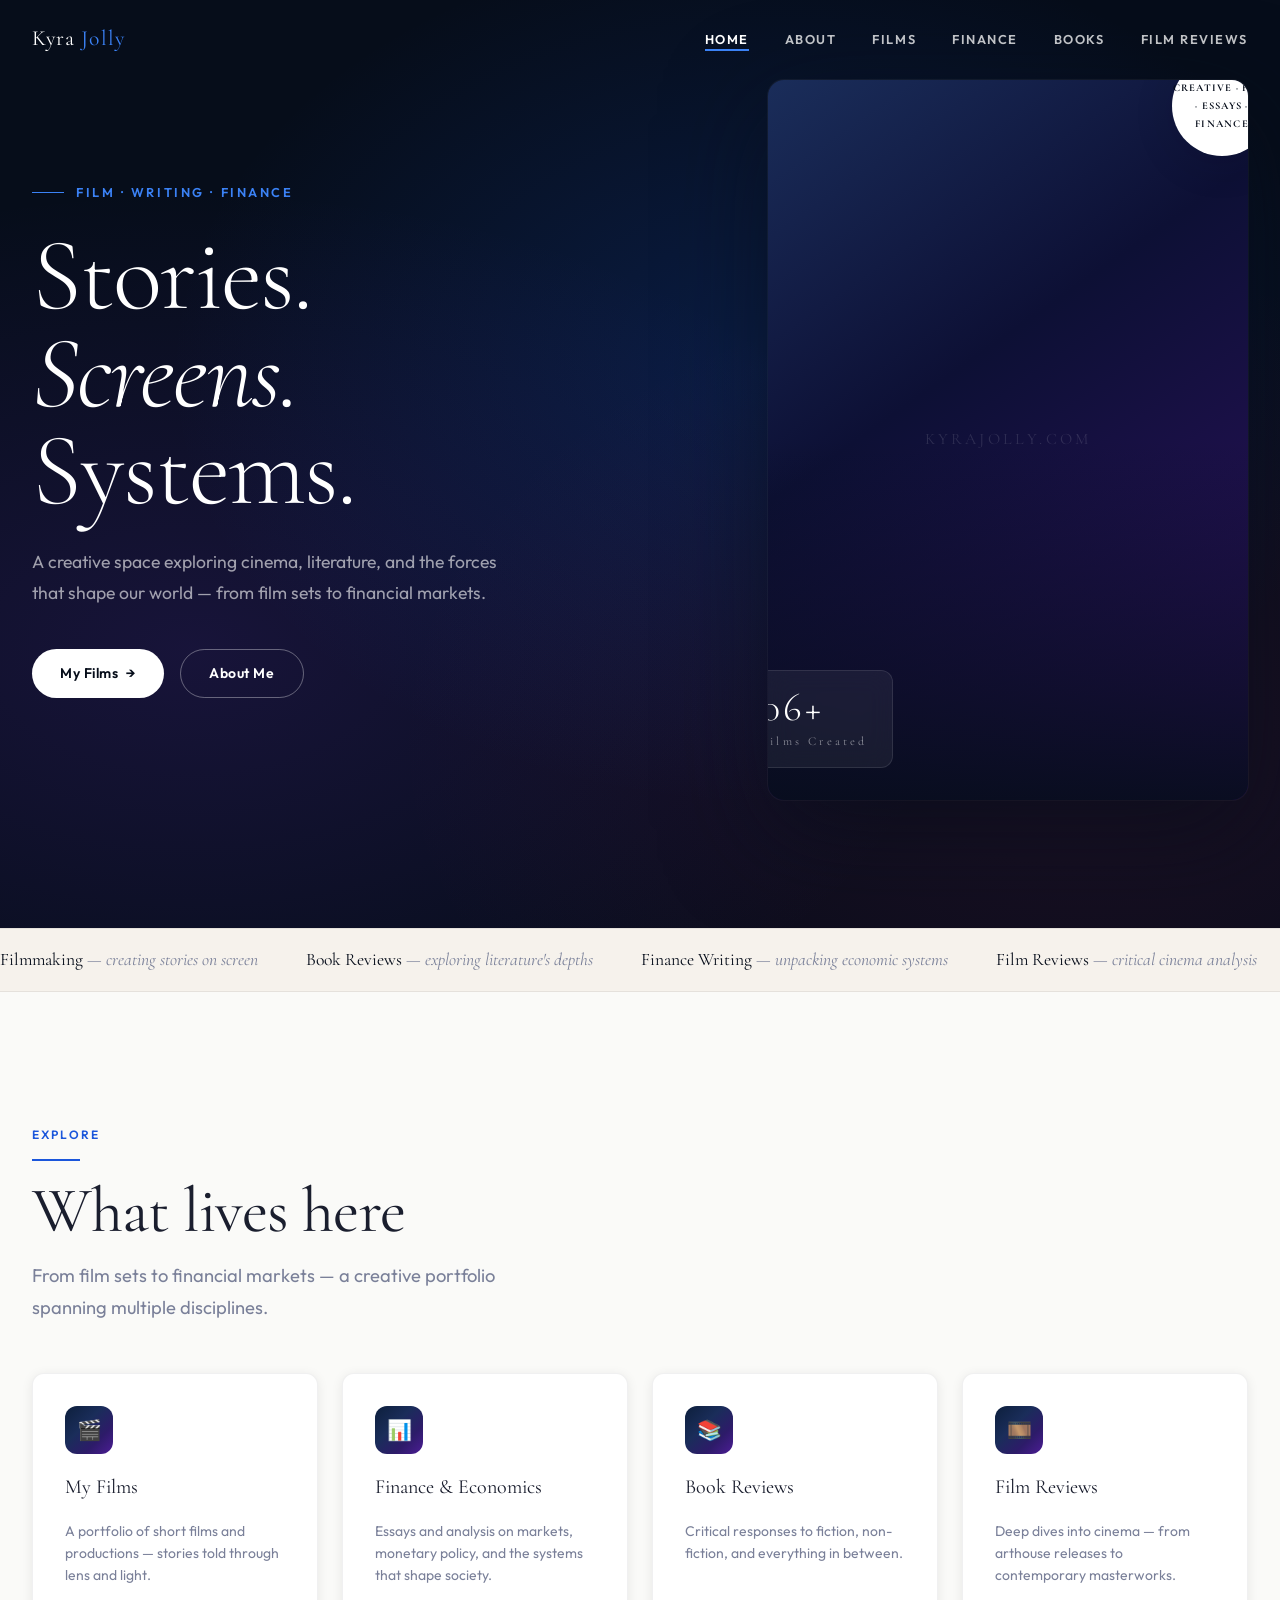
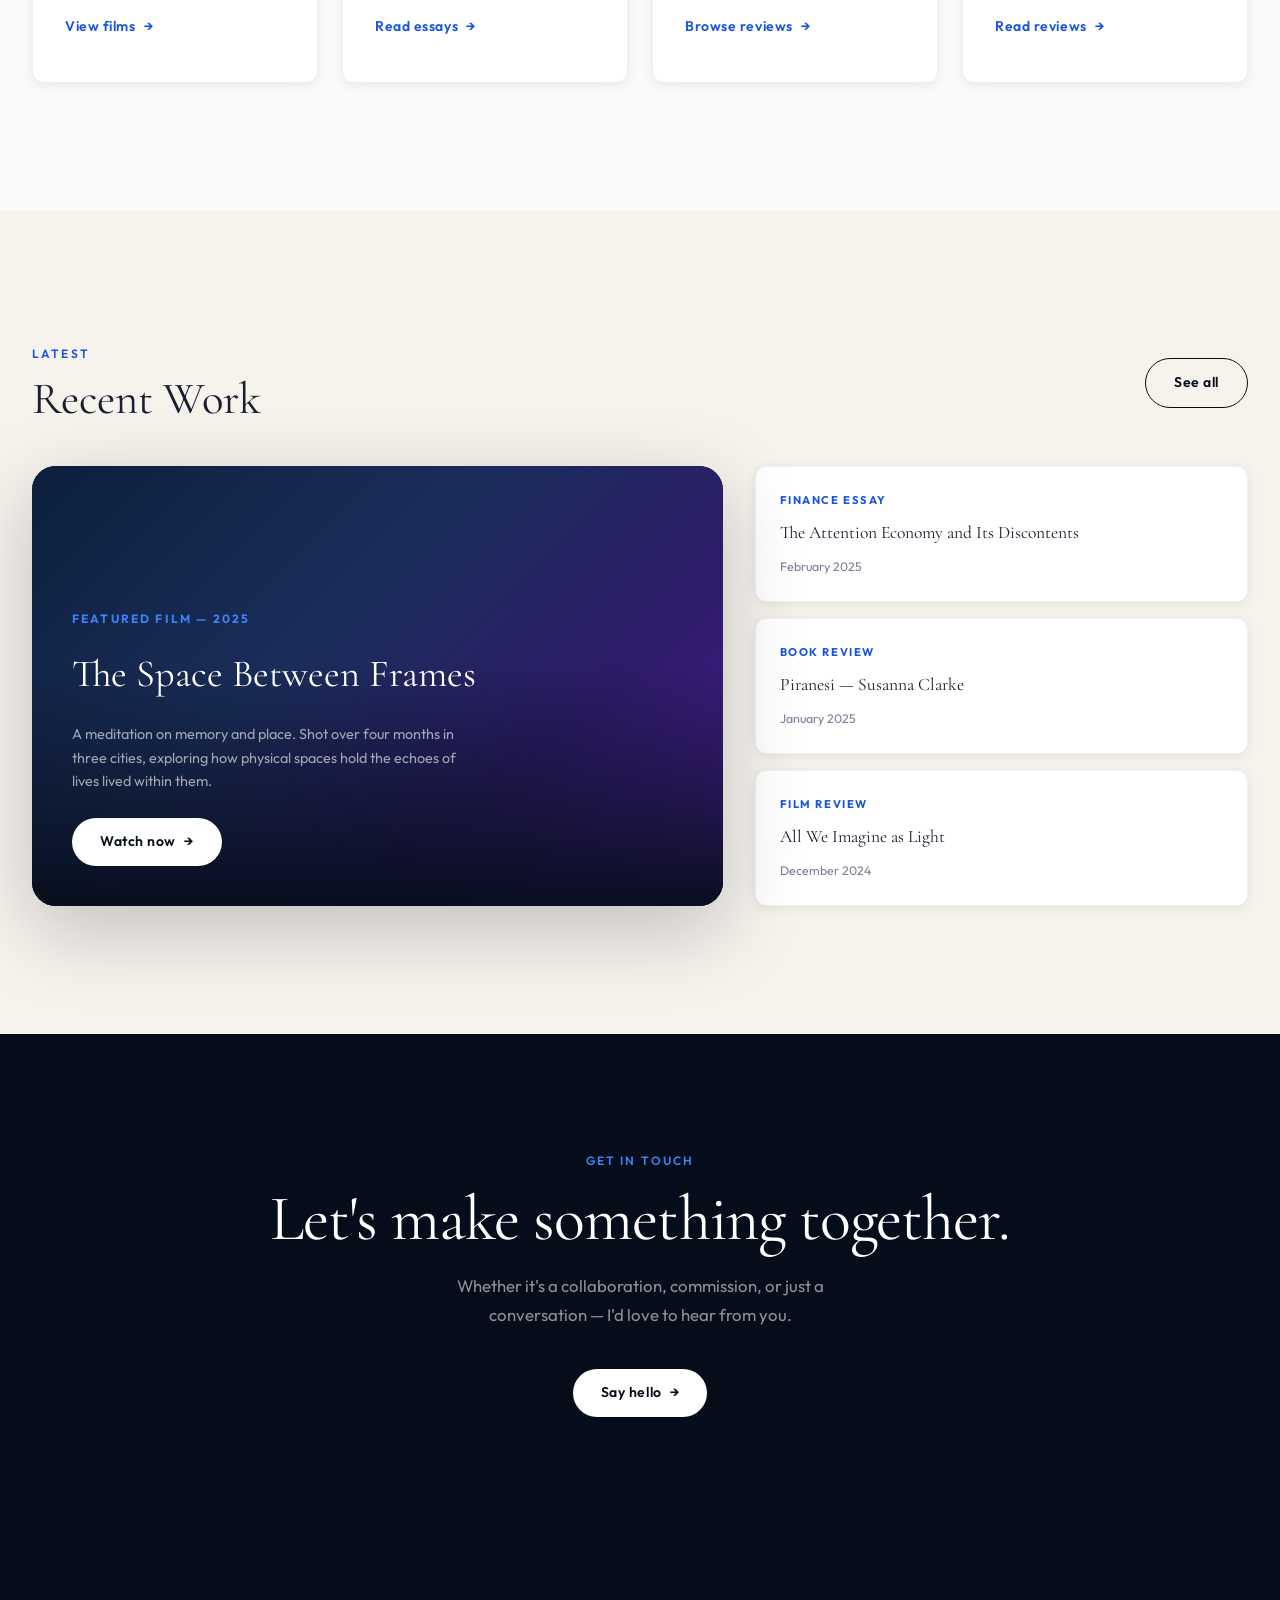
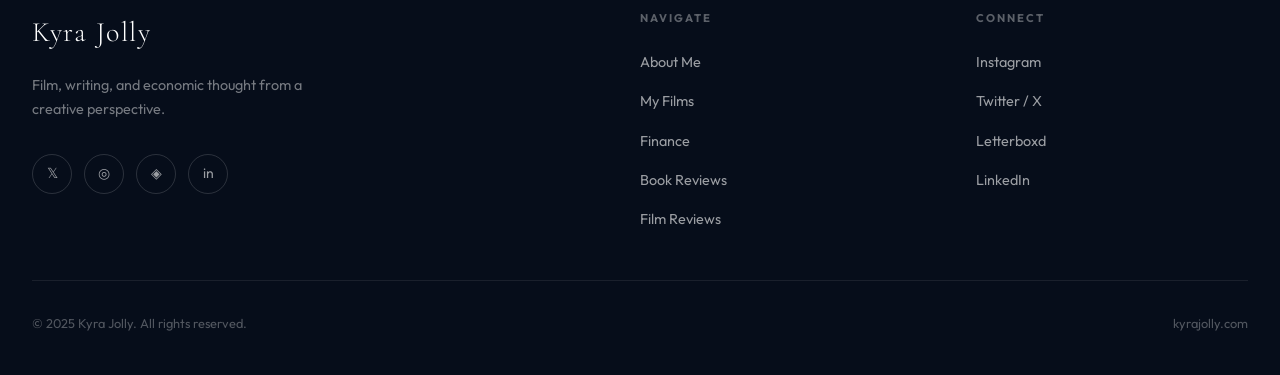
<file: index.html>
<!DOCTYPE html>
<html lang="en">
<head>
  <meta charset="UTF-8" />
  <meta name="viewport" content="width=device-width, initial-scale=1.0" />
  <title>Kyra Jolly — Film, Writing & Finance</title>
  <meta name="description" content="A personal creative portfolio showcasing films, writing, reviews, and finance & economics writing." />
  <link rel="preconnect" href="https://fonts.googleapis.com" />
  <link rel="preconnect" href="https://fonts.gstatic.com" crossorigin />
  <link href="https://fonts.googleapis.com/css2?family=Cormorant+Garamond:ital,wght@0,300;0,400;0,500;1,300;1,400&family=Outfit:wght@300;400;600;700&display=swap" rel="stylesheet" />
  <link rel="stylesheet" href="css/style.css" />
  <style>
    /* ── Home-specific overrides ── */
    .home-hero { padding-bottom: var(--space-xl); }

    .featured-row {
      display: grid;
      grid-template-columns: 1.4fr 1fr;
      gap: 2rem;
      align-items: stretch;
    }

    .featured-main {
      background: var(--navy);
      border-radius: var(--radius-lg);
      overflow: hidden;
      position: relative;
      min-height: 420px;
      display: flex;
      align-items: flex-end;
      padding: 2.5rem;
      box-shadow: var(--shadow-lg);
    }

    .featured-main__bg {
      position: absolute;
      inset: 0;
      background: var(--grad-film);
    }

    .featured-main__overlay {
      position: absolute;
      inset: 0;
      background: linear-gradient(to top, rgba(6,13,26,0.95) 0%, transparent 55%);
    }

    .featured-main__content { position: relative; z-index: 1; color: white; }
    .featured-main__label { color: var(--blue-light); font-size: 0.75rem; font-weight: 700; letter-spacing: 0.18em; text-transform: uppercase; margin-bottom: 0.75rem; display: block; }
    .featured-main__title { font-family: var(--font-display); font-size: clamp(1.8rem, 3vw, 2.5rem); font-weight: 400; margin-bottom: 1rem; }
    .featured-main__excerpt { color: rgba(255,255,255,0.6); font-size: 0.9rem; margin-bottom: 1.5rem; max-width: 400px; line-height: 1.65; }

    .featured-stack {
      display: flex;
      flex-direction: column;
      gap: 1rem;
    }

    .featured-mini {
      background: white;
      border-radius: var(--radius-md);
      padding: 1.5rem;
      box-shadow: var(--shadow-sm);
      border: 1px solid rgba(6,13,26,0.05);
      flex: 1;
      display: flex;
      flex-direction: column;
      justify-content: space-between;
      transition: var(--transition);
    }

    .featured-mini:hover {
      transform: translateX(4px);
      box-shadow: var(--shadow-md);
    }

    .featured-mini__cat { font-size: 0.7rem; font-weight: 700; letter-spacing: 0.14em; text-transform: uppercase; color: var(--blue); margin-bottom: 0.5rem; }
    .featured-mini__title { font-family: var(--font-display); font-size: 1.1rem; margin-bottom: 0.5rem; }
    .featured-mini__date { font-size: 0.775rem; color: var(--muted); }

    .marquee-wrap { overflow: hidden; border-top: 1px solid rgba(6,13,26,0.07); border-bottom: 1px solid rgba(6,13,26,0.07); padding: 1rem 0; background: var(--cream); }
    .marquee { display: flex; gap: 3rem; white-space: nowrap; animation: marquee 28s linear infinite; }
    .marquee span { font-family: var(--font-display); font-size: 1.1rem; color: var(--muted); font-style: italic; }
    .marquee span em { font-style: normal; color: var(--navy); }
    @keyframes marquee { from { transform: translateX(0); } to { transform: translateX(-50%); } }

    @media (max-width: 768px) {
      .featured-row { grid-template-columns: 1fr; }
    }
  </style>
</head>
<body>

  <!-- ═══ Navigation ═════════════════════════════════════════ -->
  <nav class="nav">
    <div class="container">
      <div class="nav__inner">
        <a href="index.html" class="nav__logo">Kyra <span>Jolly</span></a>
        <ul class="nav__links">
          <li><a href="index.html">Home</a></li>
          <li><a href="about.html">About</a></li>
          <li><a href="films.html">Films</a></li>
          <li><a href="finance.html">Finance</a></li>
          <li><a href="book-reviews.html">Books</a></li>
          <li><a href="film-reviews.html">Film Reviews</a></li>
        </ul>
        <button class="nav__hamburger" aria-label="Toggle menu">
          <span></span><span></span><span></span>
        </button>
      </div>
    </div>
  </nav>

  <!-- Mobile Nav Overlay -->
  <div class="nav__mobile">
    <a href="index.html">Home</a>
    <a href="about.html">About</a>
    <a href="films.html">Films</a>
    <a href="finance.html">Finance</a>
    <a href="book-reviews.html">Books</a>
    <a href="film-reviews.html">Film Reviews</a>
  </div>

  <!-- ═══ Hero ═══════════════════════════════════════════════ -->
  <section class="home-hero">
    <div class="home-hero__bg"></div>
    <div class="container">
      <div class="home-hero__grid">
        <!-- Text -->
        <div>
          <p class="home-hero__tagline fade-in">Film · Writing · Finance</p>
          <h1 class="display-1 fade-in fade-in-delay-1">
            Stories.<br/>
            <em style="font-style:italic; font-weight:300;">Screens.</em><br/>
            Systems.
          </h1>
          <p class="home-hero__intro fade-in fade-in-delay-2">
            A creative space exploring cinema, literature, and the forces that shape our world — from film sets to financial markets.
          </p>
          <div class="home-hero__actions fade-in fade-in-delay-3">
            <a href="films.html" class="btn btn--white">
              My Films <span class="arrow">→</span>
            </a>
            <a href="about.html" class="btn btn--outline" style="border-color:rgba(255,255,255,0.35); color:white;">
              About Me
            </a>
          </div>
        </div>

        <!-- Visual -->
        <div class="home-hero__visual fade-in fade-in-delay-2">
          <div class="hero-film-frame">
            <span>KYRAJOLLY.COM</span>
            <div class="hero-badge">Creative · Film · Essays · Finance</div>
            <div class="hero-stat">
              <div class="hero-stat__num">06+</div>
              <div class="hero-stat__label">Films Created</div>
            </div>
          </div>
        </div>
      </div>
    </div>
  </section>

  <!-- ═══ Marquee ════════════════════════════════════════════ -->
  <div class="marquee-wrap">
    <div class="marquee">
      <span><em>Filmmaking</em> &mdash; creating stories on screen</span>
      <span><em>Book Reviews</em> &mdash; exploring literature's depths</span>
      <span><em>Finance Writing</em> &mdash; unpacking economic systems</span>
      <span><em>Film Reviews</em> &mdash; critical cinema analysis</span>
      <span><em>Filmmaking</em> &mdash; creating stories on screen</span>
      <span><em>Book Reviews</em> &mdash; exploring literature's depths</span>
      <span><em>Finance Writing</em> &mdash; unpacking economic systems</span>
      <span><em>Film Reviews</em> &mdash; critical cinema analysis</span>
    </div>
  </div>

  <!-- ═══ Explore ════════════════════════════════════════════ -->
  <section class="section">
    <div class="container">
      <div style="margin-bottom: 3rem;" class="fade-in">
        <span class="label">Explore</span>
        <div class="section-rule" style="margin-top:0.75rem;"></div>
        <h2 class="display-2" style="margin-top:0.75rem;">What lives here</h2>
        <p class="body-lg muted" style="max-width:520px; margin-top:1rem;">From film sets to financial markets — a creative portfolio spanning multiple disciplines.</p>
      </div>

      <div class="explore-grid">
        <a href="films.html" class="explore-card fade-in">
          <div class="explore-card__icon">🎬</div>
          <div class="explore-card__title">My Films</div>
          <div class="explore-card__desc">A portfolio of short films and productions — stories told through lens and light.</div>
          <span class="btn btn--ghost body-sm">View films <span class="arrow">→</span></span>
        </a>
        <a href="finance.html" class="explore-card fade-in fade-in-delay-1">
          <div class="explore-card__icon">📊</div>
          <div class="explore-card__title">Finance & Economics</div>
          <div class="explore-card__desc">Essays and analysis on markets, monetary policy, and the systems that shape society.</div>
          <span class="btn btn--ghost body-sm">Read essays <span class="arrow">→</span></span>
        </a>
        <a href="book-reviews.html" class="explore-card fade-in fade-in-delay-2">
          <div class="explore-card__icon">📚</div>
          <div class="explore-card__title">Book Reviews</div>
          <div class="explore-card__desc">Critical responses to fiction, non-fiction, and everything in between.</div>
          <span class="btn btn--ghost body-sm">Browse reviews <span class="arrow">→</span></span>
        </a>
        <a href="film-reviews.html" class="explore-card fade-in fade-in-delay-3">
          <div class="explore-card__icon">🎞️</div>
          <div class="explore-card__title">Film Reviews</div>
          <div class="explore-card__desc">Deep dives into cinema — from arthouse releases to contemporary masterworks.</div>
          <span class="btn btn--ghost body-sm">Read reviews <span class="arrow">→</span></span>
        </a>
      </div>
    </div>
  </section>

  <!-- ═══ Featured Content ═══════════════════════════════════ -->
  <section class="section section--cream">
    <div class="container">
      <div style="margin-bottom: 2.5rem;" class="flex-between">
        <div class="fade-in">
          <span class="label">Latest</span>
          <h2 class="display-3" style="margin-top:0.5rem;">Recent Work</h2>
        </div>
        <a href="films.html" class="btn btn--outline fade-in" style="flex-shrink:0;">See all</a>
      </div>

      <div class="featured-row fade-in">
        <!-- Main Featured -->
        <article class="featured-main">
          <div class="featured-main__bg"></div>
          <div class="featured-main__overlay"></div>
          <div class="featured-main__content">
            <span class="featured-main__label">Featured Film — 2025</span>
            <h3 class="featured-main__title">The Space Between Frames</h3>
            <p class="featured-main__excerpt">A meditation on memory and place. Shot over four months in three cities, exploring how physical spaces hold the echoes of lives lived within them.</p>
            <a href="films.html" class="btn btn--white">Watch now <span class="arrow">→</span></a>
          </div>
        </article>

        <!-- Stack of smaller cards -->
        <div class="featured-stack">
          <article class="featured-mini">
            <div>
              <div class="featured-mini__cat">Finance Essay</div>
              <div class="featured-mini__title">The Attention Economy and Its Discontents</div>
            </div>
            <div class="featured-mini__date">February 2025</div>
          </article>
          <article class="featured-mini">
            <div>
              <div class="featured-mini__cat">Book Review</div>
              <div class="featured-mini__title">Piranesi — Susanna Clarke</div>
            </div>
            <div class="featured-mini__date">January 2025</div>
          </article>
          <article class="featured-mini">
            <div>
              <div class="featured-mini__cat">Film Review</div>
              <div class="featured-mini__title">All We Imagine as Light</div>
            </div>
            <div class="featured-mini__date">December 2024</div>
          </article>
        </div>
      </div>
    </div>
  </section>

  <!-- ═══ CTA ════════════════════════════════════════════════ -->
  <section class="section section--dark" style="text-align:center; padding:7rem 0;">
    <div class="container--narrow">
      <span class="label" style="color:var(--blue-light);" class="fade-in">Get in touch</span>
      <h2 class="display-2" style="color:white; margin-top:0.75rem; margin-bottom:1.25rem;" class="fade-in">
        Let's make something together.
      </h2>
      <p style="color:rgba(255,255,255,0.55); max-width:440px; margin:0 auto 2.5rem; font-size:1.05rem; line-height:1.7;" class="fade-in">
        Whether it's a collaboration, commission, or just a conversation — I'd love to hear from you.
      </p>
      <a href="about.html" class="btn btn--white fade-in">Say hello <span class="arrow">→</span></a>
    </div>
  </section>

  <!-- ═══ Footer ═════════════════════════════════════════════ -->
  <footer class="footer">
    <div class="container">
      <div class="footer__top">
        <div>
          <div class="footer__logo">Kyra Jolly</div>
          <p class="footer__tagline">Film, writing, and economic thought from a creative perspective.</p>
          <div class="footer__social">
            <a href="#" class="social-link" aria-label="Twitter">𝕏</a>
            <a href="#" class="social-link" aria-label="Instagram">◎</a>
            <a href="#" class="social-link" aria-label="Letterboxd">◈</a>
            <a href="#" class="social-link" aria-label="LinkedIn">in</a>
          </div>
        </div>
        <div>
          <div class="footer__nav-title">Navigate</div>
          <ul class="footer__nav-links">
            <li><a href="about.html">About Me</a></li>
            <li><a href="films.html">My Films</a></li>
            <li><a href="finance.html">Finance</a></li>
            <li><a href="book-reviews.html">Book Reviews</a></li>
            <li><a href="film-reviews.html">Film Reviews</a></li>
          </ul>
        </div>
        <div>
          <div class="footer__nav-title">Connect</div>
          <ul class="footer__nav-links">
            <li><a href="#">Instagram</a></li>
            <li><a href="#">Twitter / X</a></li>
            <li><a href="#">Letterboxd</a></li>
            <li><a href="#">LinkedIn</a></li>
          </ul>
        </div>
      </div>
      <div class="footer__bottom">
        <span>© 2025 Kyra Jolly. All rights reserved.</span>
        <span>kyrajolly.com</span>
      </div>
    </div>
  </footer>

  <script src="js/main.js"></script>
</body>
</html>
</file>
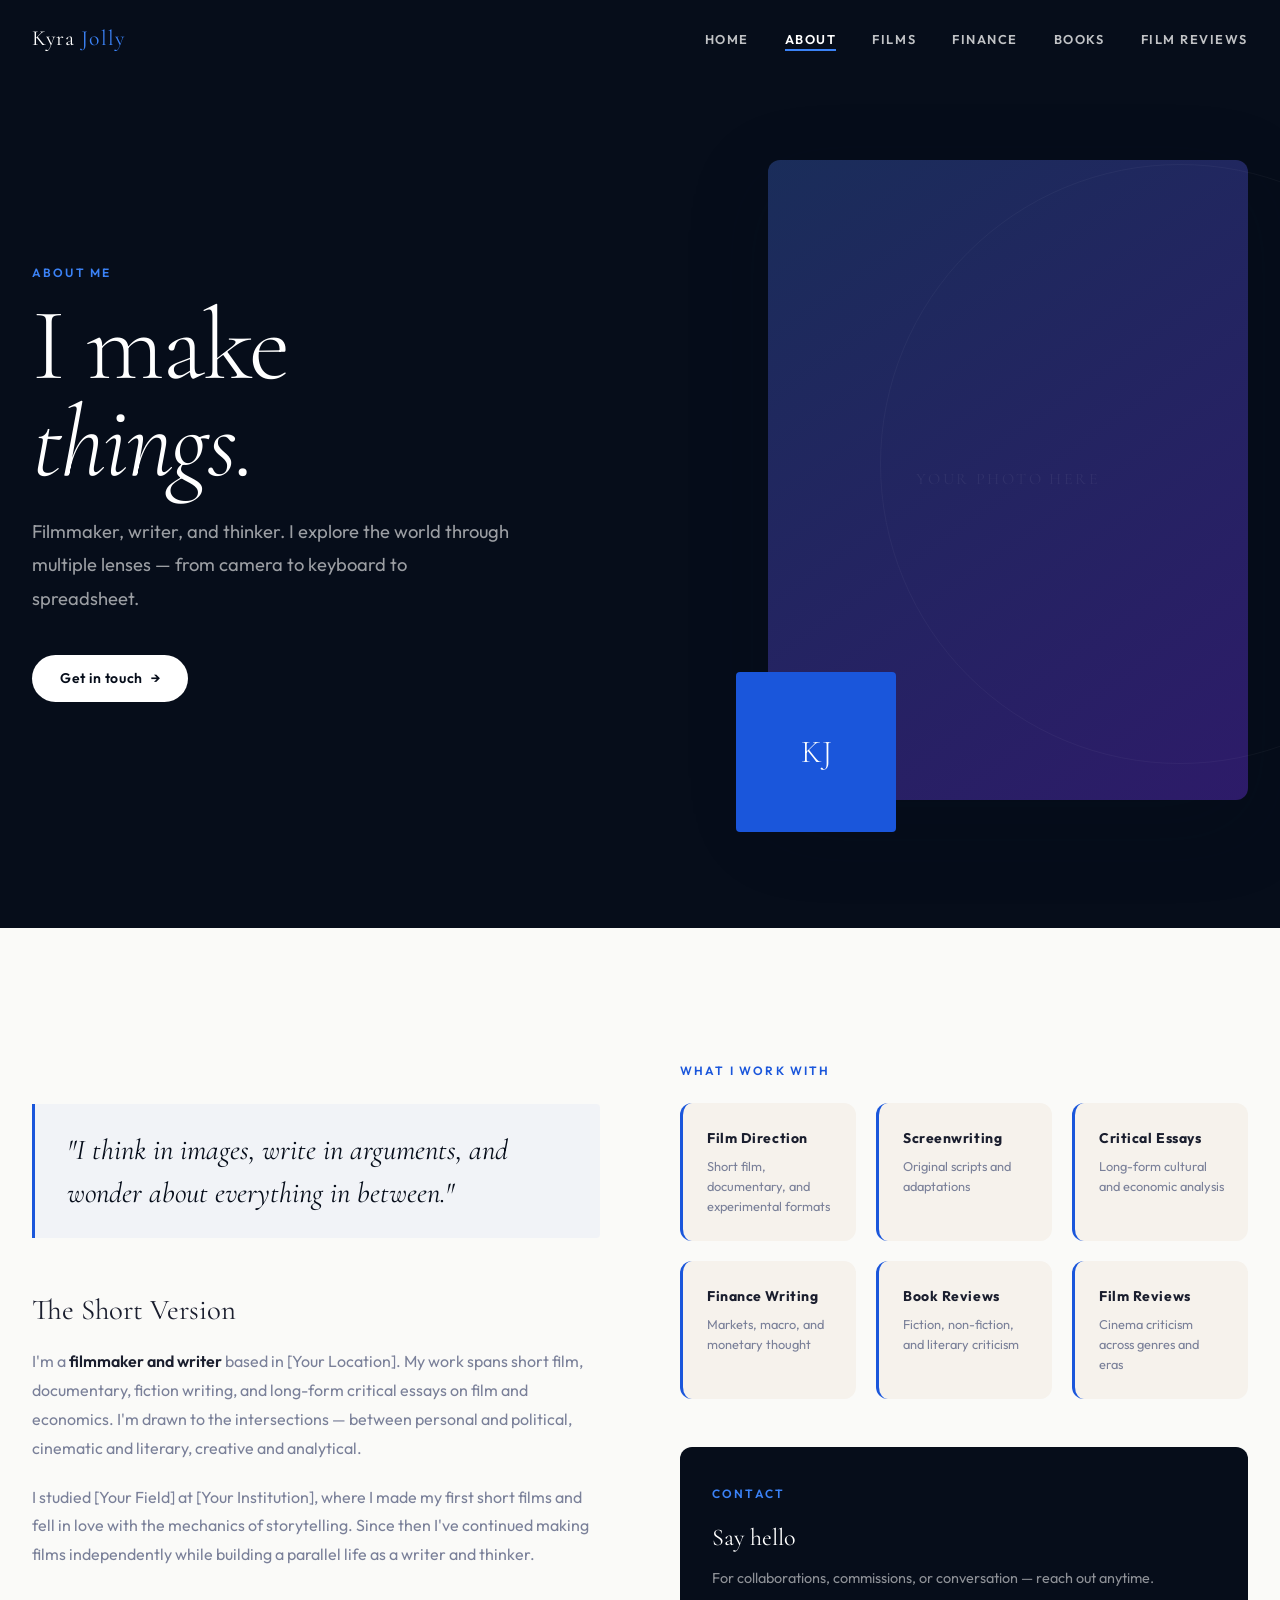
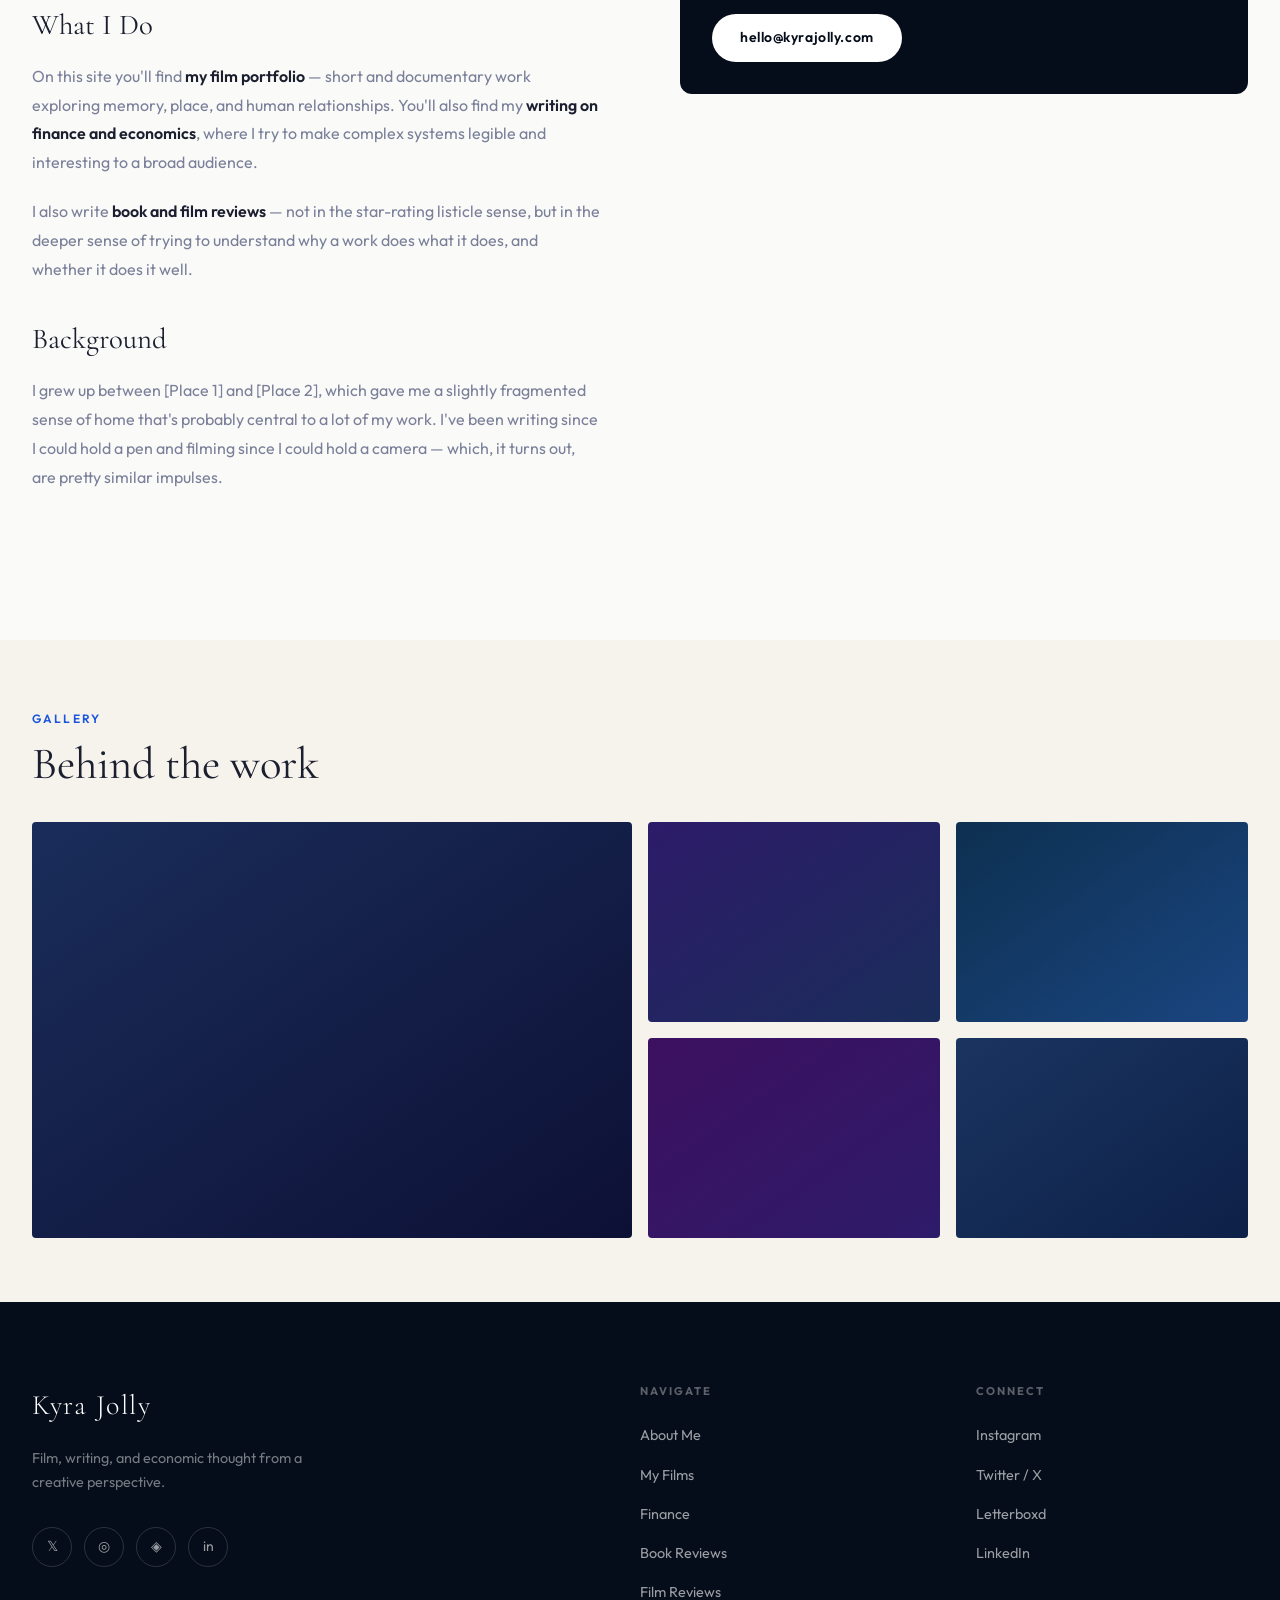
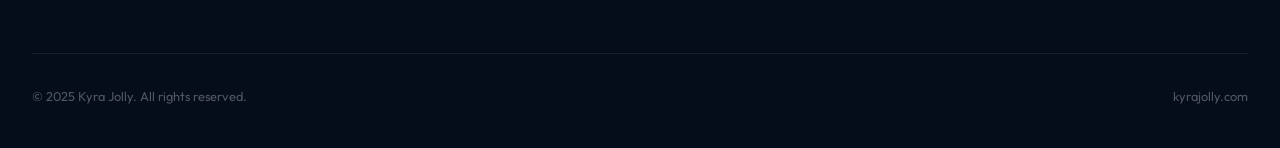
<file: about.html>
<!DOCTYPE html>
<html lang="en">
<head>
  <meta charset="UTF-8" />
  <meta name="viewport" content="width=device-width, initial-scale=1.0" />
  <title>About Me — Kyra Jolly</title>
  <meta name="description" content="Learn about Kyra Jolly — filmmaker, writer, and finance enthusiast." />
  <link rel="preconnect" href="https://fonts.googleapis.com" />
  <link rel="preconnect" href="https://fonts.gstatic.com" crossorigin />
  <link href="https://fonts.googleapis.com/css2?family=Cormorant+Garamond:ital,wght@0,300;0,400;0,500;1,300;1,400&family=Outfit:wght@300;400;600;700&display=swap" rel="stylesheet" />
  <link rel="stylesheet" href="css/style.css" />
  <style>
    .about-text h2 { font-family: var(--font-display); font-size: clamp(1.3rem, 2.5vw, 1.8rem); font-weight: 400; margin: 2rem 0 0.75rem; }
    .about-text p { color: var(--muted); line-height: 1.8; margin-bottom: 1.25rem; }
    .about-text p strong { color: var(--text); font-weight: 600; }

    .skills-grid {
      display: grid;
      grid-template-columns: repeat(3, 1fr);
      gap: 1.25rem;
      margin-top: 2.5rem;
    }

    .skill-card {
      padding: 1.5rem;
      background: var(--cream);
      border-radius: var(--radius-md);
      border-left: 3px solid var(--blue);
    }

    .skill-card__name { font-weight: 700; font-size: 0.875rem; margin-bottom: 0.4rem; letter-spacing: 0.04em; }
    .skill-card__desc { font-size: 0.8rem; color: var(--muted); line-height: 1.55; }

    .quote-block {
      border-left: 3px solid var(--blue);
      padding: 1.5rem 2rem;
      margin: 3rem 0;
      background: rgba(26,86,219,0.04);
      border-radius: 0 var(--radius-sm) var(--radius-sm) 0;
    }

    .quote-block blockquote {
      font-family: var(--font-display);
      font-size: clamp(1.3rem, 2.5vw, 1.8rem);
      font-weight: 400;
      font-style: italic;
      color: var(--navy);
      line-height: 1.5;
    }

    @media (max-width: 768px) {
      .skills-grid { grid-template-columns: repeat(2, 1fr); }
    }

    @media (max-width: 480px) {
      .skills-grid { grid-template-columns: 1fr; }
    }
  </style>
</head>
<body>

  <!-- ═══ Navigation ═════════════════════════════════════════ -->
  <nav class="nav">
    <div class="container">
      <div class="nav__inner">
        <a href="index.html" class="nav__logo">Kyra <span>Jolly</span></a>
        <ul class="nav__links">
          <li><a href="index.html">Home</a></li>
          <li><a href="about.html">About</a></li>
          <li><a href="films.html">Films</a></li>
          <li><a href="finance.html">Finance</a></li>
          <li><a href="book-reviews.html">Books</a></li>
          <li><a href="film-reviews.html">Film Reviews</a></li>
        </ul>
        <button class="nav__hamburger" aria-label="Toggle menu">
          <span></span><span></span><span></span>
        </button>
      </div>
    </div>
  </nav>

  <div class="nav__mobile">
    <a href="index.html">Home</a>
    <a href="about.html">About</a>
    <a href="films.html">Films</a>
    <a href="finance.html">Finance</a>
    <a href="book-reviews.html">Books</a>
    <a href="film-reviews.html">Film Reviews</a>
  </div>

  <!-- ═══ About Hero ══════════════════════════════════════════ -->
  <section class="about-hero">
    <div class="container">
      <div class="about-grid">

        <!-- Left: Text -->
        <div class="about-text" style="color:white;">
          <span class="label" style="color:var(--blue-light);" class="fade-in">About Me</span>
          <h1 class="display-1 fade-in fade-in-delay-1" style="color:white; margin-top:0.75rem;">
            I make<br/>
            <em style="font-style:italic; font-weight:300;">things.</em>
          </h1>
          <p class="body-lg fade-in fade-in-delay-2" style="color:rgba(255,255,255,0.6); max-width:480px; margin-top:1.5rem;">
            Filmmaker, writer, and thinker. I explore the world through multiple lenses — from camera to keyboard to spreadsheet.
          </p>
          <div style="margin-top:2.5rem;" class="fade-in fade-in-delay-3">
            <a href="#contact" class="btn btn--white">Get in touch <span class="arrow">→</span></a>
          </div>
        </div>

        <!-- Right: Image block -->
        <div class="about-img-block fade-in fade-in-delay-2">
          <div class="about-img-main">
            <!-- Replace src with your photo: <img src="assets/images/profile.jpg" alt="Kyra Jolly"> -->
            <span style="font-size:1rem; letter-spacing:0.15em; opacity:0.3;">YOUR PHOTO HERE</span>
          </div>
          <div class="about-img-accent">KJ</div>
        </div>

      </div>
    </div>
  </section>

  <!-- ═══ Main Bio ════════════════════════════════════════════ -->
  <section class="section">
    <div class="container">
      <div class="grid-2" style="gap:5rem; align-items:start;">

        <!-- Bio Text -->
        <div class="about-text fade-in">
          <div class="quote-block">
            <blockquote>"I think in images, write in arguments, and wonder about everything in between."</blockquote>
          </div>

          <h2>The Short Version</h2>
          <p>
            I'm a <strong>filmmaker and writer</strong> based in [Your Location]. My work spans short film, documentary, fiction writing, and long-form critical essays on film and economics. I'm drawn to the intersections — between personal and political, cinematic and literary, creative and analytical.
          </p>
          <p>
            I studied [Your Field] at [Your Institution], where I made my first short films and fell in love with the mechanics of storytelling. Since then I've continued making films independently while building a parallel life as a writer and thinker.
          </p>

          <h2>What I Do</h2>
          <p>
            On this site you'll find <strong>my film portfolio</strong> — short and documentary work exploring memory, place, and human relationships. You'll also find my <strong>writing on finance and economics</strong>, where I try to make complex systems legible and interesting to a broad audience.
          </p>
          <p>
            I also write <strong>book and film reviews</strong> — not in the star-rating listicle sense, but in the deeper sense of trying to understand why a work does what it does, and whether it does it well.
          </p>

          <h2>Background</h2>
          <p>
            I grew up between [Place 1] and [Place 2], which gave me a slightly fragmented sense of home that's probably central to a lot of my work. I've been writing since I could hold a pen and filming since I could hold a camera — which, it turns out, are pretty similar impulses.
          </p>
        </div>

        <!-- Skills + Contact -->
        <div>
          <div class="fade-in fade-in-delay-1">
            <span class="label">What I work with</span>
            <div class="skills-grid" style="margin-top:1.25rem;">
              <div class="skill-card">
                <div class="skill-card__name">Film Direction</div>
                <div class="skill-card__desc">Short film, documentary, and experimental formats</div>
              </div>
              <div class="skill-card">
                <div class="skill-card__name">Screenwriting</div>
                <div class="skill-card__desc">Original scripts and adaptations</div>
              </div>
              <div class="skill-card">
                <div class="skill-card__name">Critical Essays</div>
                <div class="skill-card__desc">Long-form cultural and economic analysis</div>
              </div>
              <div class="skill-card">
                <div class="skill-card__name">Finance Writing</div>
                <div class="skill-card__desc">Markets, macro, and monetary thought</div>
              </div>
              <div class="skill-card">
                <div class="skill-card__name">Book Reviews</div>
                <div class="skill-card__desc">Fiction, non-fiction, and literary criticism</div>
              </div>
              <div class="skill-card">
                <div class="skill-card__name">Film Reviews</div>
                <div class="skill-card__desc">Cinema criticism across genres and eras</div>
              </div>
            </div>
          </div>

          <!-- Contact block -->
          <div id="contact" style="margin-top:3rem; padding:2rem; background:var(--navy); border-radius:var(--radius-md);" class="fade-in fade-in-delay-2">
            <span class="label" style="color:var(--blue-light);">Contact</span>
            <h3 style="font-family:var(--font-display); font-size:1.5rem; color:white; margin:0.75rem 0 0.5rem;">Say hello</h3>
            <p style="color:rgba(255,255,255,0.55); font-size:0.9rem; margin-bottom:1.5rem; line-height:1.65;">
              For collaborations, commissions, or conversation — reach out anytime.
            </p>
            <a href="mailto:hello@kyrajolly.com" class="btn btn--white">
              hello@kyrajolly.com
            </a>
          </div>
        </div>

      </div>
    </div>
  </section>

  <!-- ═══ Image Gallery ═══════════════════════════════════════ -->
  <section class="section--sm section--cream">
    <div class="container">
      <div style="margin-bottom:2rem;" class="fade-in">
        <span class="label">Gallery</span>
        <h2 class="display-3" style="margin-top:0.5rem;">Behind the work</h2>
      </div>

      <div class="gallery-grid fade-in">
        <!-- Replace background colors with <img> tags when you have photos -->
        <!-- Template: <div class="gallery-item"><img src="assets/images/gallery-1.jpg" alt=""></div> -->
        <div class="gallery-item" style="background: linear-gradient(145deg, #1A2D5A, #0D1035);"></div>
        <div class="gallery-item" style="background: linear-gradient(145deg, #2D1B69, #1A2D5A);"></div>
        <div class="gallery-item" style="background: linear-gradient(145deg, #0D3050, #1A4580);"></div>
        <div class="gallery-item" style="background: linear-gradient(145deg, #3D1060, #2D1B69);"></div>
        <div class="gallery-item" style="background: linear-gradient(145deg, #1A3560, #0D2048);"></div>
      </div>
    </div>
  </section>

  <!-- ═══ Footer ═════════════════════════════════════════════ -->
  <footer class="footer">
    <div class="container">
      <div class="footer__top">
        <div>
          <div class="footer__logo">Kyra Jolly</div>
          <p class="footer__tagline">Film, writing, and economic thought from a creative perspective.</p>
          <div class="footer__social">
            <a href="#" class="social-link">𝕏</a>
            <a href="#" class="social-link">◎</a>
            <a href="#" class="social-link">◈</a>
            <a href="#" class="social-link">in</a>
          </div>
        </div>
        <div>
          <div class="footer__nav-title">Navigate</div>
          <ul class="footer__nav-links">
            <li><a href="about.html">About Me</a></li>
            <li><a href="films.html">My Films</a></li>
            <li><a href="finance.html">Finance</a></li>
            <li><a href="book-reviews.html">Book Reviews</a></li>
            <li><a href="film-reviews.html">Film Reviews</a></li>
          </ul>
        </div>
        <div>
          <div class="footer__nav-title">Connect</div>
          <ul class="footer__nav-links">
            <li><a href="#">Instagram</a></li>
            <li><a href="#">Twitter / X</a></li>
            <li><a href="#">Letterboxd</a></li>
            <li><a href="#">LinkedIn</a></li>
          </ul>
        </div>
      </div>
      <div class="footer__bottom">
        <span>© 2025 Kyra Jolly. All rights reserved.</span>
        <span>kyrajolly.com</span>
      </div>
    </div>
  </footer>

  <script src="js/main.js"></script>
</body>
</html>
</file>
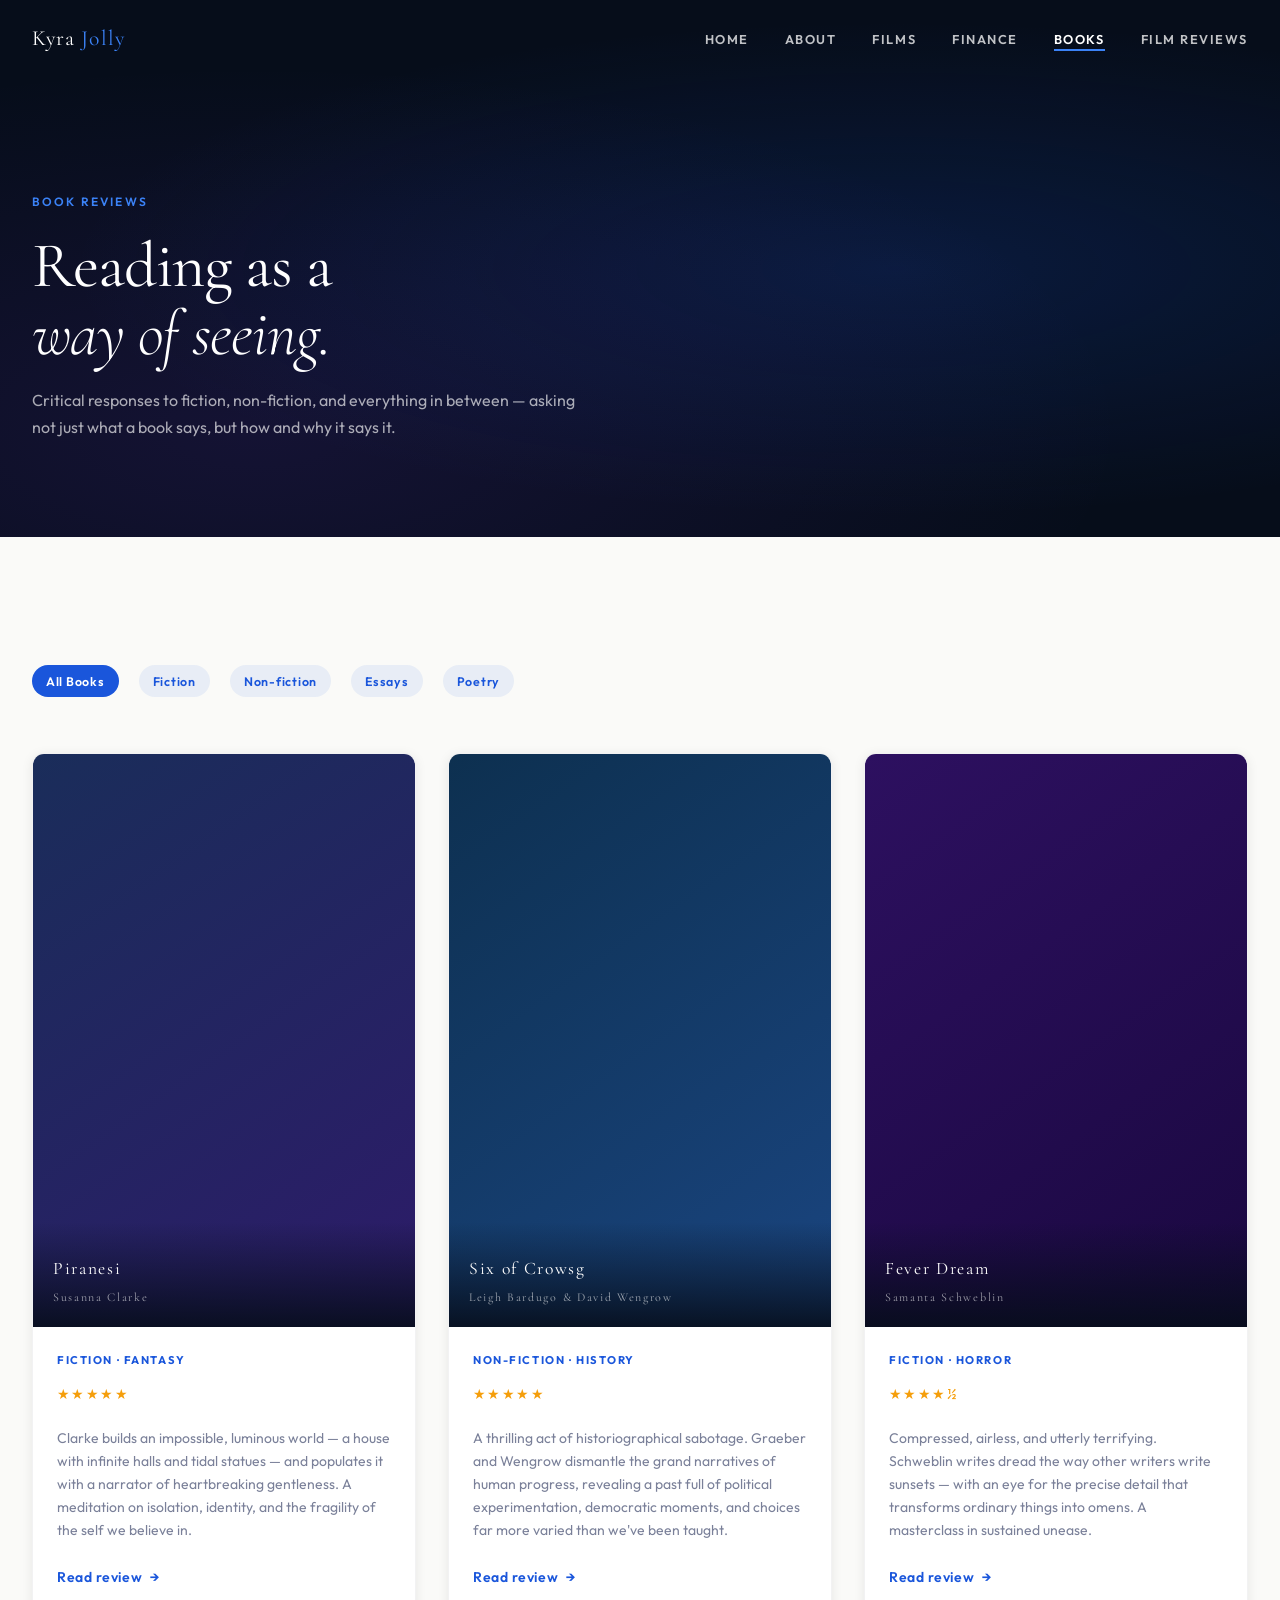
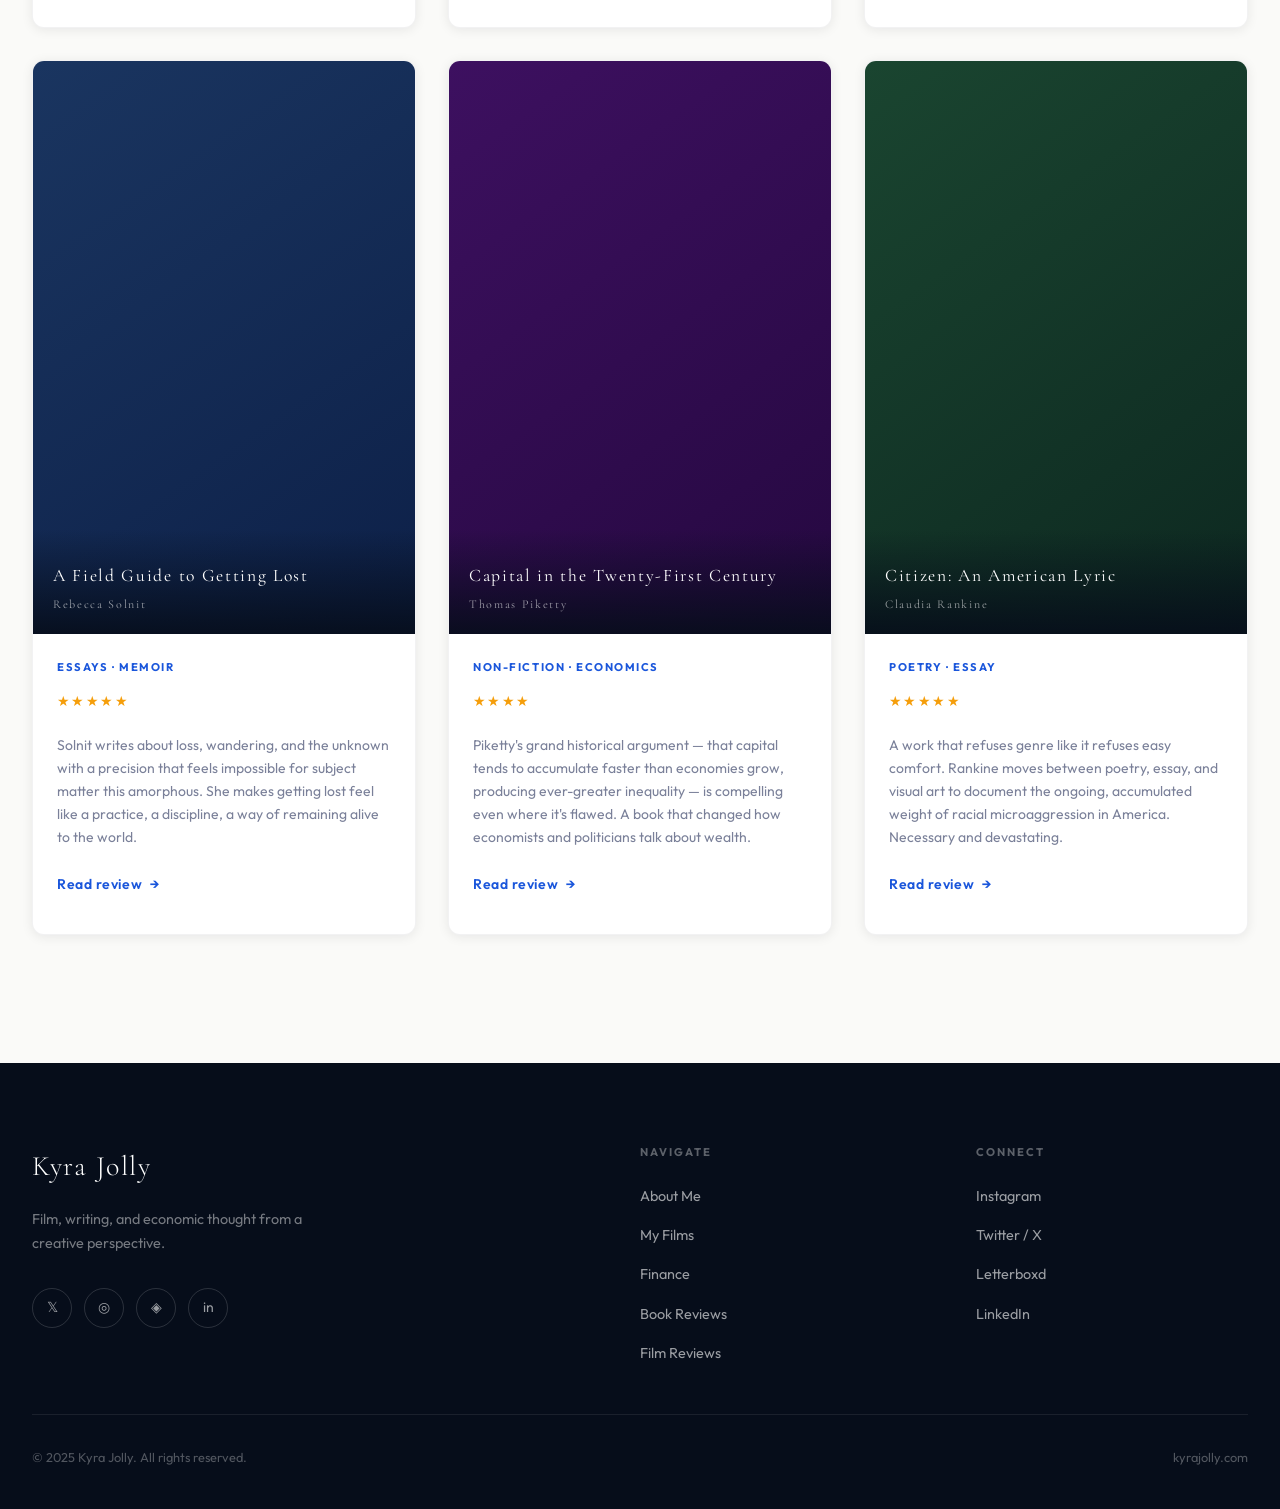
<file: book-reviews.html>
<!DOCTYPE html>
<html lang="en">
<head>
  <meta charset="UTF-8" />
  <meta name="viewport" content="width=device-width, initial-scale=1.0" />
  <title>Book Reviews — Kyra Jolly</title>
  <meta name="description" content="Critical book reviews across fiction, non-fiction, and literary criticism." />
  <link rel="preconnect" href="https://fonts.googleapis.com" />
  <link rel="preconnect" href="https://fonts.gstatic.com" crossorigin />
  <link href="https://fonts.googleapis.com/css2?family=Cormorant+Garamond:ital,wght@0,300;0,400;0,500;1,300;1,400&family=Outfit:wght@300;400;600;700&display=swap" rel="stylesheet" />
  <link rel="stylesheet" href="css/style.css" />
  <style>
    .review-card {
      background: white;
      border-radius: var(--radius-md);
      overflow: hidden;
      box-shadow: var(--shadow-sm);
      border: 1px solid rgba(6,13,26,0.05);
      transition: transform var(--transition), box-shadow var(--transition);
      display: flex;
      flex-direction: column;
    }

    .review-card:hover {
      transform: translateY(-6px);
      box-shadow: var(--shadow-md);
    }

    .review-card__cover {
      width: 100%;
      aspect-ratio: 2/3;
      object-fit: cover;
      background: var(--grad-film);
      display: flex;
      align-items: center;
      justify-content: center;
      color: rgba(255,255,255,0.25);
      font-family: var(--font-display);
      font-size: 0.875rem;
      letter-spacing: 0.12em;
      position: relative;
    }

    .review-card__cover-text {
      position: absolute;
      bottom: 0; left: 0; right: 0;
      padding: 2rem 1.25rem 1.25rem;
      background: linear-gradient(to top, rgba(6,13,26,0.9), transparent);
      color: white;
    }

    .review-card__cover-title {
      font-family: var(--font-display);
      font-size: 1.1rem;
      font-weight: 400;
      margin-bottom: 0.2rem;
    }

    .review-card__cover-author {
      font-size: 0.75rem;
      color: rgba(255,255,255,0.6);
    }

    .review-card__body {
      padding: 1.5rem;
      flex: 1;
      display: flex;
      flex-direction: column;
      gap: 0.75rem;
    }

    .review-card__genre {
      font-size: 0.7rem;
      font-weight: 700;
      letter-spacing: 0.14em;
      text-transform: uppercase;
      color: var(--blue);
    }

    .review-card__excerpt {
      font-size: 0.875rem;
      color: var(--muted);
      line-height: 1.65;
      flex: 1;
    }

    .reviews-grid {
      display: grid;
      grid-template-columns: repeat(3, 1fr);
      gap: 2rem;
    }

    .filter-bar {
      display: flex;
      gap: 0.75rem;
      flex-wrap: wrap;
      margin-bottom: 3rem;
    }

    @media (max-width: 1024px) {
      .reviews-grid { grid-template-columns: repeat(2, 1fr); }
    }

    @media (max-width: 640px) {
      .reviews-grid { grid-template-columns: 1fr; }
    }
  </style>
</head>
<body>

  <!-- ═══ Navigation ═════════════════════════════════════════ -->
  <nav class="nav">
    <div class="container">
      <div class="nav__inner">
        <a href="index.html" class="nav__logo">Kyra <span>Jolly</span></a>
        <ul class="nav__links">
          <li><a href="index.html">Home</a></li>
          <li><a href="about.html">About</a></li>
          <li><a href="films.html">Films</a></li>
          <li><a href="finance.html">Finance</a></li>
          <li><a href="book-reviews.html">Books</a></li>
          <li><a href="film-reviews.html">Film Reviews</a></li>
        </ul>
        <button class="nav__hamburger" aria-label="Toggle menu">
          <span></span><span></span><span></span>
        </button>
      </div>
    </div>
  </nav>

  <div class="nav__mobile">
    <a href="index.html">Home</a>
    <a href="about.html">About</a>
    <a href="films.html">Films</a>
    <a href="finance.html">Finance</a>
    <a href="book-reviews.html">Books</a>
    <a href="film-reviews.html">Film Reviews</a>
  </div>

  <!-- ═══ Page Header ════════════════════════════════════════ -->
  <section class="page-hero">
    <div class="container">
      <div class="page-hero__content">
        <span class="label fade-in">Book Reviews</span>
        <h1 class="display-2 fade-in fade-in-delay-1" style="color:white; margin-top:0.75rem;">
          Reading as a<br/><em style="font-style:italic; font-weight:300;">way of seeing.</em>
        </h1>
        <p class="fade-in fade-in-delay-2">Critical responses to fiction, non-fiction, and everything in between — asking not just what a book says, but how and why it says it.</p>
      </div>
    </div>
  </section>

  <!-- ═══ Reviews Grid ═══════════════════════════════════════ -->
  <section class="section">
    <div class="container">

      <!-- Filter -->
      <div class="filter-bar fade-in">
        <span class="topic-pill active" data-topic="all">All Books</span>
        <span class="topic-pill" data-topic="fiction">Fiction</span>
        <span class="topic-pill" data-topic="nonfiction">Non-fiction</span>
        <span class="topic-pill" data-topic="essays">Essays</span>
        <span class="topic-pill" data-topic="poetry">Poetry</span>
      </div>

      <div class="reviews-grid">

        <!--
          ╔══════════════════════════════════════════════════════════╗
          ║  BOOK REVIEW TEMPLATE — Copy this block to add a review ║
          ╚══════════════════════════════════════════════════════════╝
        -->
        <article class="review-card fade-in" data-topic="fiction">
          <div class="review-card__cover" style="background: linear-gradient(145deg, #1A2D5A, #2D1B69);">
            <div class="review-card__cover-text">
              <div class="review-card__cover-title">Piranesi</div>
              <div class="review-card__cover-author">Susanna Clarke</div>
            </div>
          </div>
          <!-- Replace .review-card__cover div with: <img src="assets/images/books/piranesi.jpg" alt="Piranesi cover" class="review-card__cover"> -->
          <div class="review-card__body">
            <div class="review-card__genre">Fiction · Fantasy</div>
            <div class="stars">★★★★★</div>
            <p class="review-card__excerpt">Clarke builds an impossible, luminous world — a house with infinite halls and tidal statues — and populates it with a narrator of heartbreaking gentleness. A meditation on isolation, identity, and the fragility of the self we believe in.</p>
            <a href="#" class="btn btn--ghost" style="margin-top:auto;">Read review <span class="arrow">→</span></a>
          </div>
        </article>
        <!-- END TEMPLATE -->

        <article class="review-card fade-in fade-in-delay-1" data-topic="nonfiction">
          <div class="review-card__cover" style="background: linear-gradient(145deg, #0D3050, #1A4580);">
            <div class="review-card__cover-text">
              <div class="review-card__cover-title">Six of Crowsg</div>
              <div class="review-card__cover-author">Leigh Bardugo &amp; David Wengrow</div>
            </div>
          </div>
          <div class="review-card__body">
            <div class="review-card__genre">Non-fiction · History</div>
            <div class="stars">★★★★★</div>
            <p class="review-card__excerpt">A thrilling act of historiographical sabotage. Graeber and Wengrow dismantle the grand narratives of human progress, revealing a past full of political experimentation, democratic moments, and choices far more varied than we've been taught.</p>
            <a href="#" class="btn btn--ghost" style="margin-top:auto;">Read review <span class="arrow">→</span></a>
          </div>
        </article>

        <article class="review-card fade-in fade-in-delay-2" data-topic="fiction">
          <div class="review-card__cover" style="background: linear-gradient(145deg, #2D1060, #1A0840);">
            <div class="review-card__cover-text">
              <div class="review-card__cover-title">Fever Dream</div>
              <div class="review-card__cover-author">Samanta Schweblin</div>
            </div>
          </div>
          <div class="review-card__body">
            <div class="review-card__genre">Fiction · Horror</div>
            <div class="stars">★★★★½</div>
            <p class="review-card__excerpt">Compressed, airless, and utterly terrifying. Schweblin writes dread the way other writers write sunsets — with an eye for the precise detail that transforms ordinary things into omens. A masterclass in sustained unease.</p>
            <a href="#" class="btn btn--ghost" style="margin-top:auto;">Read review <span class="arrow">→</span></a>
          </div>
        </article>

        <article class="review-card fade-in" data-topic="essays">
          <div class="review-card__cover" style="background: linear-gradient(145deg, #1A3560, #0D2048);">
            <div class="review-card__cover-text">
              <div class="review-card__cover-title">A Field Guide to Getting Lost</div>
              <div class="review-card__cover-author">Rebecca Solnit</div>
            </div>
          </div>
          <div class="review-card__body">
            <div class="review-card__genre">Essays · Memoir</div>
            <div class="stars">★★★★★</div>
            <p class="review-card__excerpt">Solnit writes about loss, wandering, and the unknown with a precision that feels impossible for subject matter this amorphous. She makes getting lost feel like a practice, a discipline, a way of remaining alive to the world.</p>
            <a href="#" class="btn btn--ghost" style="margin-top:auto;">Read review <span class="arrow">→</span></a>
          </div>
        </article>

        <article class="review-card fade-in fade-in-delay-1" data-topic="nonfiction">
          <div class="review-card__cover" style="background: linear-gradient(145deg, #3D1060, #250840);">
            <div class="review-card__cover-text">
              <div class="review-card__cover-title">Capital in the Twenty-First Century</div>
              <div class="review-card__cover-author">Thomas Piketty</div>
            </div>
          </div>
          <div class="review-card__body">
            <div class="review-card__genre">Non-fiction · Economics</div>
            <div class="stars">★★★★</div>
            <p class="review-card__excerpt">Piketty's grand historical argument — that capital tends to accumulate faster than economies grow, producing ever-greater inequality — is compelling even where it's flawed. A book that changed how economists and politicians talk about wealth.</p>
            <a href="#" class="btn btn--ghost" style="margin-top:auto;">Read review <span class="arrow">→</span></a>
          </div>
        </article>

        <article class="review-card fade-in fade-in-delay-2" data-topic="poetry">
          <div class="review-card__cover" style="background: linear-gradient(145deg, #1A4530, #0D2820);">
            <div class="review-card__cover-text">
              <div class="review-card__cover-title">Citizen: An American Lyric</div>
              <div class="review-card__cover-author">Claudia Rankine</div>
            </div>
          </div>
          <div class="review-card__body">
            <div class="review-card__genre">Poetry · Essay</div>
            <div class="stars">★★★★★</div>
            <p class="review-card__excerpt">A work that refuses genre like it refuses easy comfort. Rankine moves between poetry, essay, and visual art to document the ongoing, accumulated weight of racial microaggression in America. Necessary and devastating.</p>
            <a href="#" class="btn btn--ghost" style="margin-top:auto;">Read review <span class="arrow">→</span></a>
          </div>
        </article>

      </div>
    </div>
  </section>

  <!-- ═══ Footer ═════════════════════════════════════════════ -->
  <footer class="footer">
    <div class="container">
      <div class="footer__top">
        <div>
          <div class="footer__logo">Kyra Jolly</div>
          <p class="footer__tagline">Film, writing, and economic thought from a creative perspective.</p>
          <div class="footer__social">
            <a href="#" class="social-link">𝕏</a>
            <a href="#" class="social-link">◎</a>
            <a href="#" class="social-link">◈</a>
            <a href="#" class="social-link">in</a>
          </div>
        </div>
        <div>
          <div class="footer__nav-title">Navigate</div>
          <ul class="footer__nav-links">
            <li><a href="about.html">About Me</a></li>
            <li><a href="films.html">My Films</a></li>
            <li><a href="finance.html">Finance</a></li>
            <li><a href="book-reviews.html">Book Reviews</a></li>
            <li><a href="film-reviews.html">Film Reviews</a></li>
          </ul>
        </div>
        <div>
          <div class="footer__nav-title">Connect</div>
          <ul class="footer__nav-links">
            <li><a href="#">Instagram</a></li>
            <li><a href="#">Twitter / X</a></li>
            <li><a href="#">Letterboxd</a></li>
            <li><a href="#">LinkedIn</a></li>
          </ul>
        </div>
      </div>
      <div class="footer__bottom">
        <span>© 2025 Kyra Jolly. All rights reserved.</span>
        <span>kyrajolly.com</span>
      </div>
    </div>
  </footer>

  <script src="js/main.js"></script>
</body>
</html>
</file>
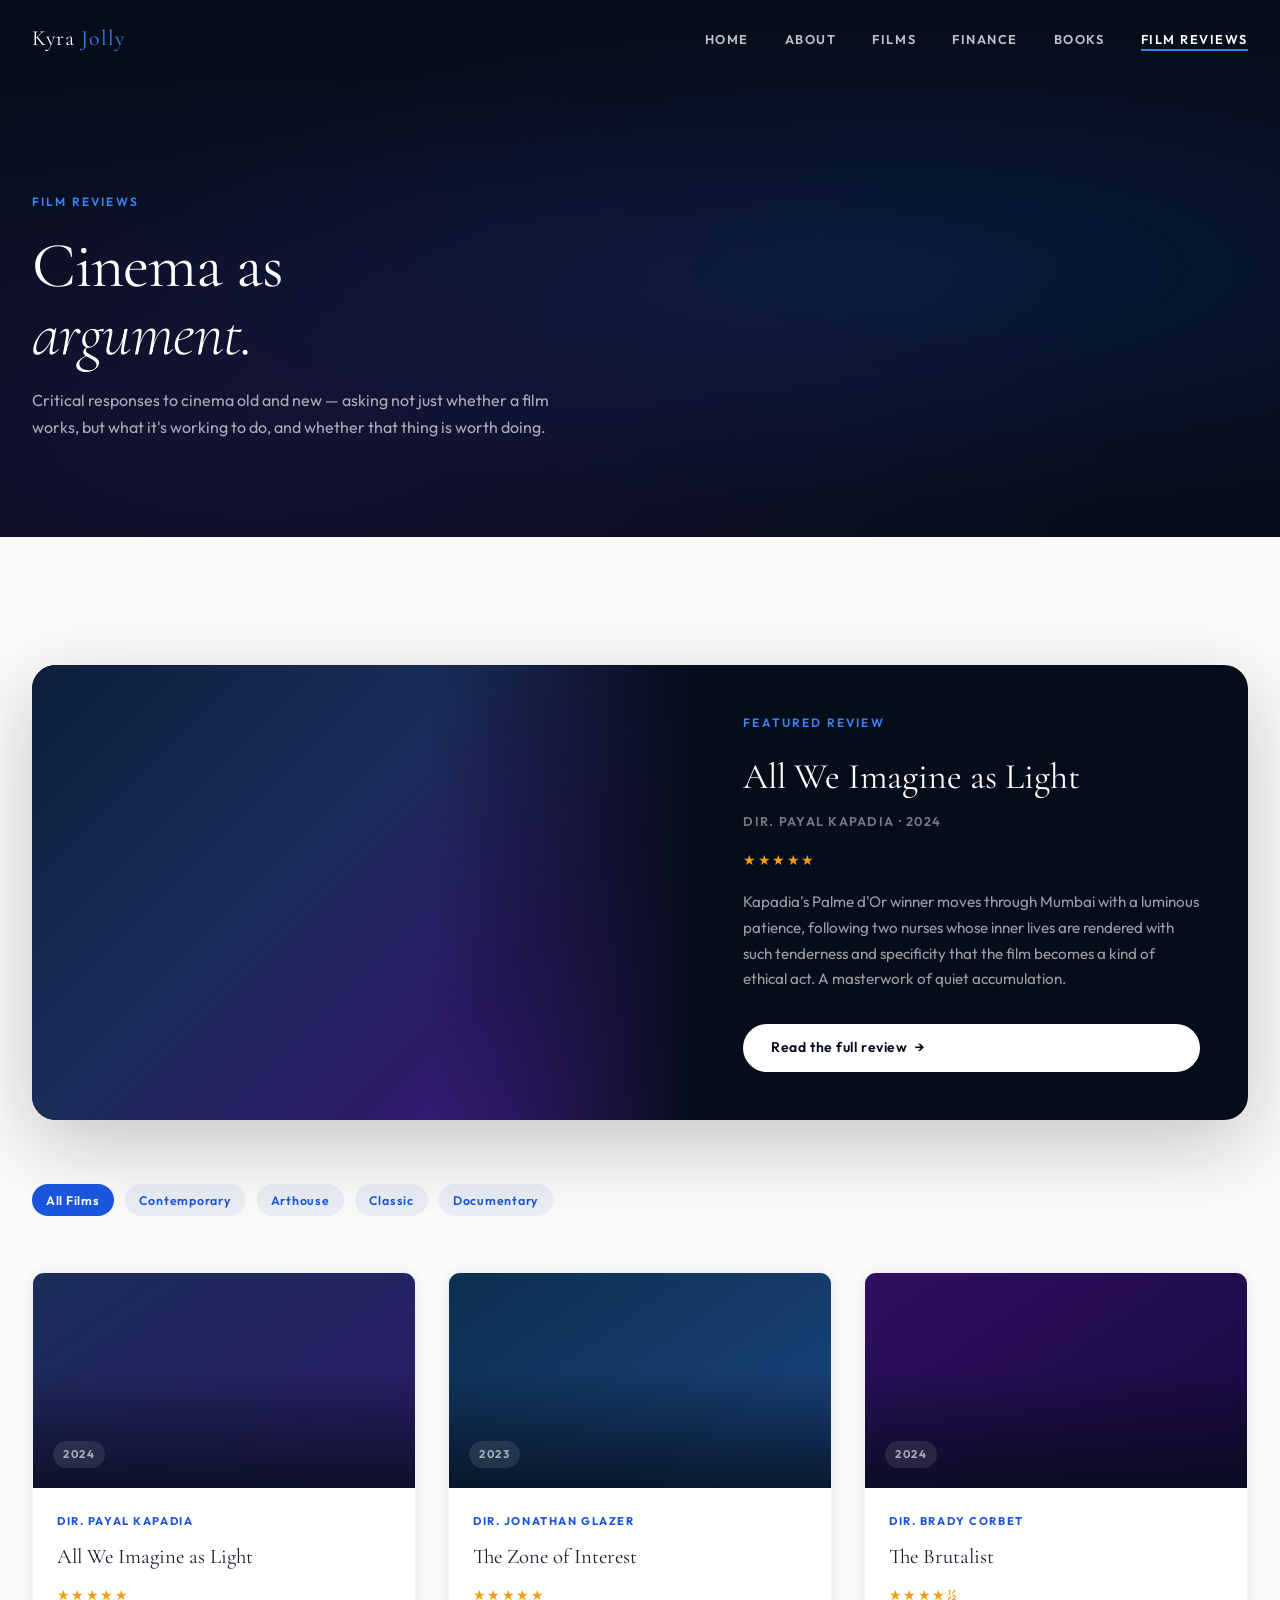
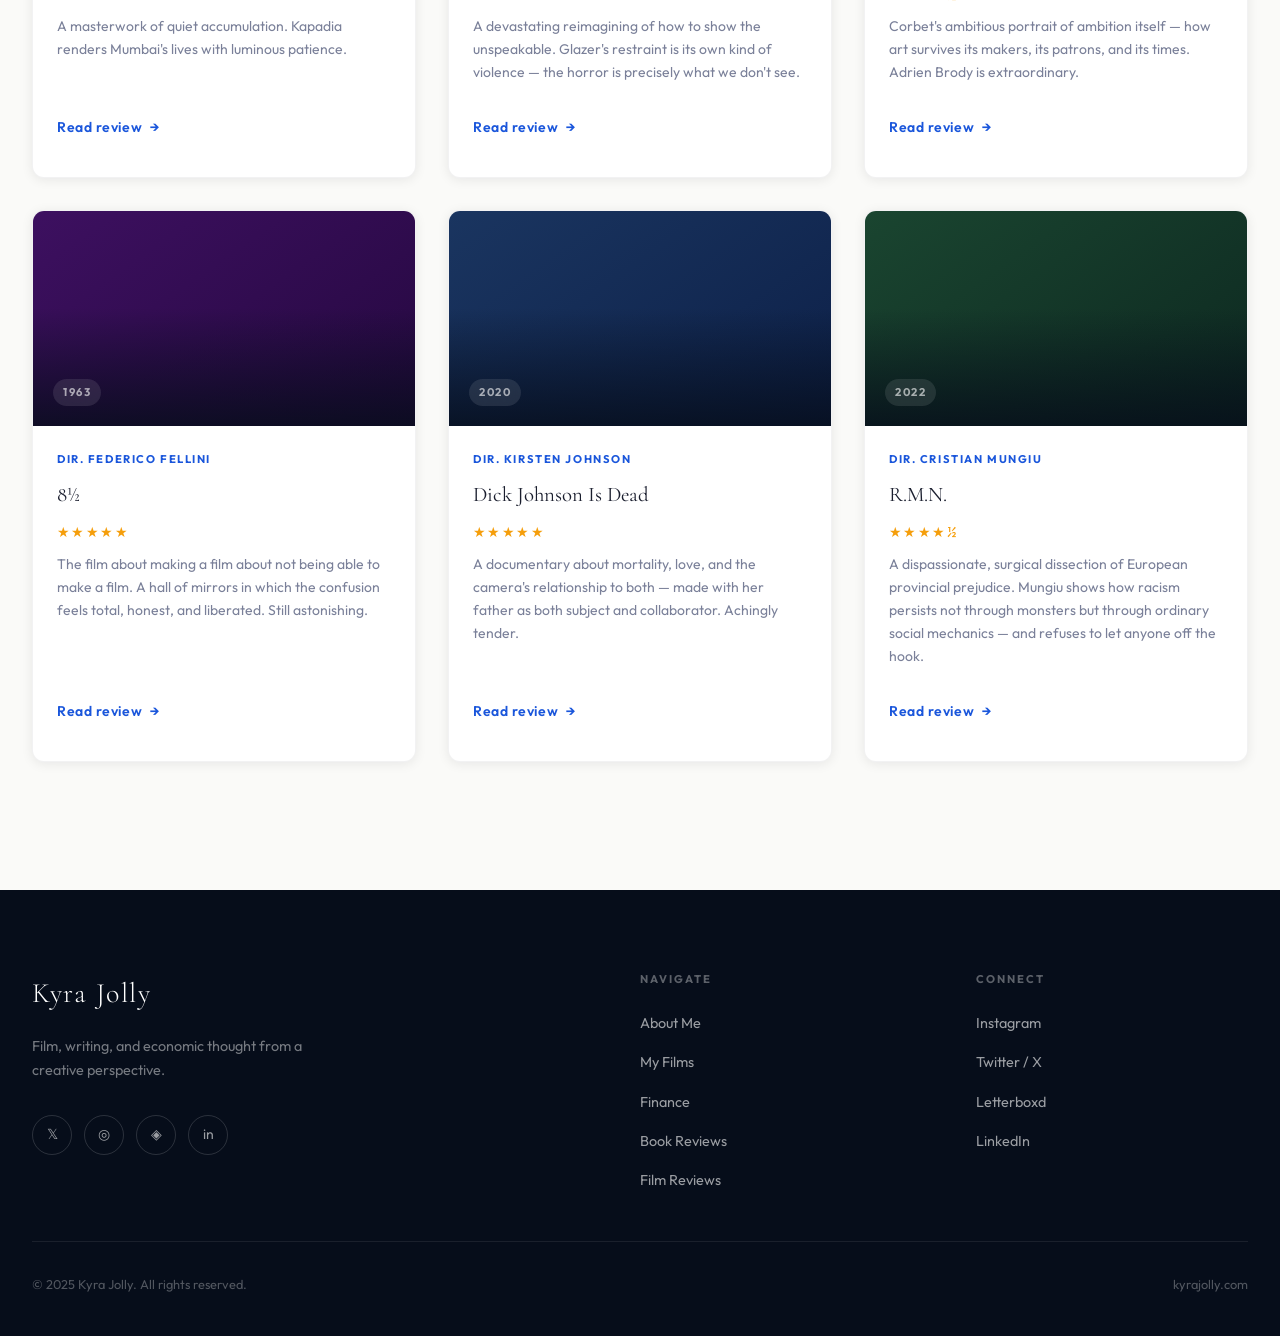
<file: film-reviews.html>
<!DOCTYPE html>
<html lang="en">
<head>
  <meta charset="UTF-8" />
  <meta name="viewport" content="width=device-width, initial-scale=1.0" />
  <title>Film Reviews — Kyra Jolly</title>
  <meta name="description" content="Critical film reviews covering cinema across genres, eras, and national traditions." />
  <link rel="preconnect" href="https://fonts.googleapis.com" />
  <link rel="preconnect" href="https://fonts.gstatic.com" crossorigin />
  <link href="https://fonts.googleapis.com/css2?family=Cormorant+Garamond:ital,wght@0,300;0,400;0,500;1,300;1,400&family=Outfit:wght@300;400;600;700&display=swap" rel="stylesheet" />
  <link rel="stylesheet" href="css/style.css" />
  <style>
    /* Film review specific card — landscape orientation */
    .film-review-card {
      background: white;
      border-radius: var(--radius-md);
      overflow: hidden;
      box-shadow: var(--shadow-sm);
      border: 1px solid rgba(6,13,26,0.05);
      transition: transform var(--transition), box-shadow var(--transition);
      display: flex;
      flex-direction: column;
    }

    .film-review-card:hover {
      transform: translateY(-6px);
      box-shadow: var(--shadow-md);
    }

    .film-review-card__still {
      width: 100%;
      aspect-ratio: 16/9;
      background: var(--grad-film);
      position: relative;
      overflow: hidden;
      display: flex;
      align-items: flex-end;
    }

    .film-review-card__still img {
      width: 100%;
      height: 100%;
      object-fit: cover;
      transition: transform var(--transition);
    }

    .film-review-card:hover .film-review-card__still img {
      transform: scale(1.04);
    }

    .film-review-card__still-overlay {
      position: absolute;
      inset: 0;
      background: linear-gradient(to top, rgba(6,13,26,0.8) 0%, transparent 55%);
      display: flex;
      align-items: flex-end;
      padding: 1.25rem;
    }

    .film-review-card__year {
      font-size: 0.7rem;
      font-weight: 700;
      letter-spacing: 0.14em;
      text-transform: uppercase;
      color: rgba(255,255,255,0.6);
      background: rgba(255,255,255,0.1);
      backdrop-filter: blur(8px);
      padding: 0.25rem 0.625rem;
      border-radius: 100px;
    }

    .film-review-card__body {
      padding: 1.5rem;
      flex: 1;
      display: flex;
      flex-direction: column;
    }

    .film-review-card__director {
      font-size: 0.7rem;
      font-weight: 700;
      letter-spacing: 0.14em;
      text-transform: uppercase;
      color: var(--blue);
      margin-bottom: 0.5rem;
    }

    .film-review-card__title {
      font-family: var(--font-display);
      font-size: 1.3rem;
      font-weight: 400;
      margin-bottom: 0.5rem;
    }

    .film-review-card__excerpt {
      font-size: 0.875rem;
      color: var(--muted);
      line-height: 1.65;
      flex: 1;
      margin-bottom: 1.25rem;
    }

    /* Hero review — large feature card */
    .hero-review {
      background: var(--navy);
      border-radius: var(--radius-lg);
      overflow: hidden;
      display: grid;
      grid-template-columns: 1.2fr 1fr;
      min-height: 400px;
      margin-bottom: 4rem;
      box-shadow: var(--shadow-lg);
    }

    .hero-review__visual {
      background: var(--grad-film);
      position: relative;
      display: flex;
      align-items: flex-end;
      overflow: hidden;
    }

    .hero-review__visual::after {
      content: '';
      position: absolute;
      inset: 0;
      background: linear-gradient(to right, transparent 60%, var(--navy) 100%);
    }

    .hero-review__content {
      padding: 3rem;
      display: flex;
      flex-direction: column;
      justify-content: center;
    }

    .reviews-grid-films {
      display: grid;
      grid-template-columns: repeat(3, 1fr);
      gap: 2rem;
    }

    @media (max-width: 1024px) {
      .reviews-grid-films { grid-template-columns: repeat(2, 1fr); }
      .hero-review { grid-template-columns: 1fr; min-height: auto; }
      .hero-review__visual { height: 260px; }
    }

    @media (max-width: 640px) {
      .reviews-grid-films { grid-template-columns: 1fr; }
    }
  </style>
</head>
<body>

  <!-- ═══ Navigation ═════════════════════════════════════════ -->
  <nav class="nav">
    <div class="container">
      <div class="nav__inner">
        <a href="index.html" class="nav__logo">Kyra <span>Jolly</span></a>
        <ul class="nav__links">
          <li><a href="index.html">Home</a></li>
          <li><a href="about.html">About</a></li>
          <li><a href="films.html">Films</a></li>
          <li><a href="finance.html">Finance</a></li>
          <li><a href="book-reviews.html">Books</a></li>
          <li><a href="film-reviews.html">Film Reviews</a></li>
        </ul>
        <button class="nav__hamburger" aria-label="Toggle menu">
          <span></span><span></span><span></span>
        </button>
      </div>
    </div>
  </nav>

  <div class="nav__mobile">
    <a href="index.html">Home</a>
    <a href="about.html">About</a>
    <a href="films.html">Films</a>
    <a href="finance.html">Finance</a>
    <a href="book-reviews.html">Books</a>
    <a href="film-reviews.html">Film Reviews</a>
  </div>

  <!-- ═══ Page Header ════════════════════════════════════════ -->
  <section class="page-hero">
    <div class="container">
      <div class="page-hero__content">
        <span class="label fade-in">Film Reviews</span>
        <h1 class="display-2 fade-in fade-in-delay-1" style="color:white; margin-top:0.75rem;">
          Cinema as<br/><em style="font-style:italic; font-weight:300;">argument.</em>
        </h1>
        <p class="fade-in fade-in-delay-2">Critical responses to cinema old and new — asking not just whether a film works, but what it's working to do, and whether that thing is worth doing.</p>
      </div>
    </div>
  </section>

  <!-- ═══ Reviews ════════════════════════════════════════════ -->
  <section class="section">
    <div class="container">

      <!-- Hero review / featured -->
      <div class="hero-review fade-in">
        <div class="hero-review__visual"></div>
        <div class="hero-review__content">
          <span class="label" style="color:var(--blue-light);">Featured Review</span>
          <h2 style="font-family:var(--font-display); font-size:clamp(1.5rem,3vw,2.25rem); color:white; margin:0.75rem 0 0.25rem;">All We Imagine as Light</h2>
          <div style="color:rgba(255,255,255,0.45); font-size:0.8rem; font-weight:600; letter-spacing:0.1em; text-transform:uppercase; margin-bottom:1rem;">Dir. Payal Kapadia · 2024</div>
          <div class="stars" style="margin-bottom:1rem;">★★★★★</div>
          <p style="color:rgba(255,255,255,0.6); font-size:0.95rem; line-height:1.7; margin-bottom:2rem;">
            Kapadia's Palme d'Or winner moves through Mumbai with a luminous patience, following two nurses whose inner lives are rendered with such tenderness and specificity that the film becomes a kind of ethical act. A masterwork of quiet accumulation.
          </p>
          <a href="#" class="btn btn--white">Read the full review <span class="arrow">→</span></a>
        </div>
      </div>

      <!-- Filter -->
      <div style="margin-bottom:3rem;" class="fade-in">
        <span class="topic-pill active" data-topic="all">All Films</span>
        <span class="topic-pill" data-topic="contemporary">Contemporary</span>
        <span class="topic-pill" data-topic="arthouse">Arthouse</span>
        <span class="topic-pill" data-topic="classic">Classic</span>
        <span class="topic-pill" data-topic="documentary">Documentary</span>
      </div>

      <div class="reviews-grid-films">

        <!--
          ╔══════════════════════════════════════════════════════════╗
          ║  FILM REVIEW TEMPLATE — Copy this block to add a review ║
          ╚══════════════════════════════════════════════════════════╝
        -->
        <article class="film-review-card fade-in" data-topic="contemporary">
          <div class="film-review-card__still" style="background: linear-gradient(145deg, #1A2D5A, #2D1B69);">
            <!-- Replace with: <img src="assets/images/reviews/film-title.jpg" alt="Film still"> -->
            <div class="film-review-card__still-overlay">
              <span class="film-review-card__year">2024</span>
            </div>
          </div>
          <div class="film-review-card__body">
            <div class="film-review-card__director">Dir. Payal Kapadia</div>
            <h3 class="film-review-card__title">All We Imagine as Light</h3>
            <div class="stars">★★★★★</div>
            <p class="film-review-card__excerpt">A masterwork of quiet accumulation. Kapadia renders Mumbai's lives with luminous patience.</p>
            <a href="#" class="btn btn--ghost">Read review <span class="arrow">→</span></a>
          </div>
        </article>
        <!-- END TEMPLATE -->

        <article class="film-review-card fade-in fade-in-delay-1" data-topic="arthouse">
          <div class="film-review-card__still" style="background: linear-gradient(145deg, #0D3050, #1A4580);">
            <div class="film-review-card__still-overlay">
              <span class="film-review-card__year">2023</span>
            </div>
          </div>
          <div class="film-review-card__body">
            <div class="film-review-card__director">Dir. Jonathan Glazer</div>
            <h3 class="film-review-card__title">The Zone of Interest</h3>
            <div class="stars">★★★★★</div>
            <p class="film-review-card__excerpt">A devastating reimagining of how to show the unspeakable. Glazer's restraint is its own kind of violence — the horror is precisely what we don't see.</p>
            <a href="#" class="btn btn--ghost">Read review <span class="arrow">→</span></a>
          </div>
        </article>

        <article class="film-review-card fade-in fade-in-delay-2" data-topic="contemporary">
          <div class="film-review-card__still" style="background: linear-gradient(145deg, #2D1060, #1A0840);">
            <div class="film-review-card__still-overlay">
              <span class="film-review-card__year">2024</span>
            </div>
          </div>
          <div class="film-review-card__body">
            <div class="film-review-card__director">Dir. Brady Corbet</div>
            <h3 class="film-review-card__title">The Brutalist</h3>
            <div class="stars">★★★★½</div>
            <p class="film-review-card__excerpt">Corbet's ambitious portrait of ambition itself — how art survives its makers, its patrons, and its times. Adrien Brody is extraordinary.</p>
            <a href="#" class="btn btn--ghost">Read review <span class="arrow">→</span></a>
          </div>
        </article>

        <article class="film-review-card fade-in" data-topic="classic">
          <div class="film-review-card__still" style="background: linear-gradient(145deg, #3D1060, #250840);">
            <div class="film-review-card__still-overlay">
              <span class="film-review-card__year">1963</span>
            </div>
          </div>
          <div class="film-review-card__body">
            <div class="film-review-card__director">Dir. Federico Fellini</div>
            <h3 class="film-review-card__title">8½</h3>
            <div class="stars">★★★★★</div>
            <p class="film-review-card__excerpt">The film about making a film about not being able to make a film. A hall of mirrors in which the confusion feels total, honest, and liberated. Still astonishing.</p>
            <a href="#" class="btn btn--ghost">Read review <span class="arrow">→</span></a>
          </div>
        </article>

        <article class="film-review-card fade-in fade-in-delay-1" data-topic="documentary">
          <div class="film-review-card__still" style="background: linear-gradient(145deg, #1A3560, #0D2048);">
            <div class="film-review-card__still-overlay">
              <span class="film-review-card__year">2020</span>
            </div>
          </div>
          <div class="film-review-card__body">
            <div class="film-review-card__director">Dir. Kirsten Johnson</div>
            <h3 class="film-review-card__title">Dick Johnson Is Dead</h3>
            <div class="stars">★★★★★</div>
            <p class="film-review-card__excerpt">A documentary about mortality, love, and the camera's relationship to both — made with her father as both subject and collaborator. Achingly tender.</p>
            <a href="#" class="btn btn--ghost">Read review <span class="arrow">→</span></a>
          </div>
        </article>

        <article class="film-review-card fade-in fade-in-delay-2" data-topic="arthouse">
          <div class="film-review-card__still" style="background: linear-gradient(145deg, #1A4530, #0D2820);">
            <div class="film-review-card__still-overlay">
              <span class="film-review-card__year">2022</span>
            </div>
          </div>
          <div class="film-review-card__body">
            <div class="film-review-card__director">Dir. Cristian Mungiu</div>
            <h3 class="film-review-card__title">R.M.N.</h3>
            <div class="stars">★★★★½</div>
            <p class="film-review-card__excerpt">A dispassionate, surgical dissection of European provincial prejudice. Mungiu shows how racism persists not through monsters but through ordinary social mechanics — and refuses to let anyone off the hook.</p>
            <a href="#" class="btn btn--ghost">Read review <span class="arrow">→</span></a>
          </div>
        </article>

      </div>
    </div>
  </section>

  <!-- ═══ Footer ═════════════════════════════════════════════ -->
  <footer class="footer">
    <div class="container">
      <div class="footer__top">
        <div>
          <div class="footer__logo">Kyra Jolly</div>
          <p class="footer__tagline">Film, writing, and economic thought from a creative perspective.</p>
          <div class="footer__social">
            <a href="#" class="social-link">𝕏</a>
            <a href="#" class="social-link">◎</a>
            <a href="#" class="social-link">◈</a>
            <a href="#" class="social-link">in</a>
          </div>
        </div>
        <div>
          <div class="footer__nav-title">Navigate</div>
          <ul class="footer__nav-links">
            <li><a href="about.html">About Me</a></li>
            <li><a href="films.html">My Films</a></li>
            <li><a href="finance.html">Finance</a></li>
            <li><a href="book-reviews.html">Book Reviews</a></li>
            <li><a href="film-reviews.html">Film Reviews</a></li>
          </ul>
        </div>
        <div>
          <div class="footer__nav-title">Connect</div>
          <ul class="footer__nav-links">
            <li><a href="#">Instagram</a></li>
            <li><a href="#">Twitter / X</a></li>
            <li><a href="#">Letterboxd</a></li>
            <li><a href="#">LinkedIn</a></li>
          </ul>
        </div>
      </div>
      <div class="footer__bottom">
        <span>© 2025 Kyra Jolly. All rights reserved.</span>
        <span>kyrajolly.com</span>
      </div>
    </div>
  </footer>

  <script src="js/main.js"></script>
</body>
</html>
</file>
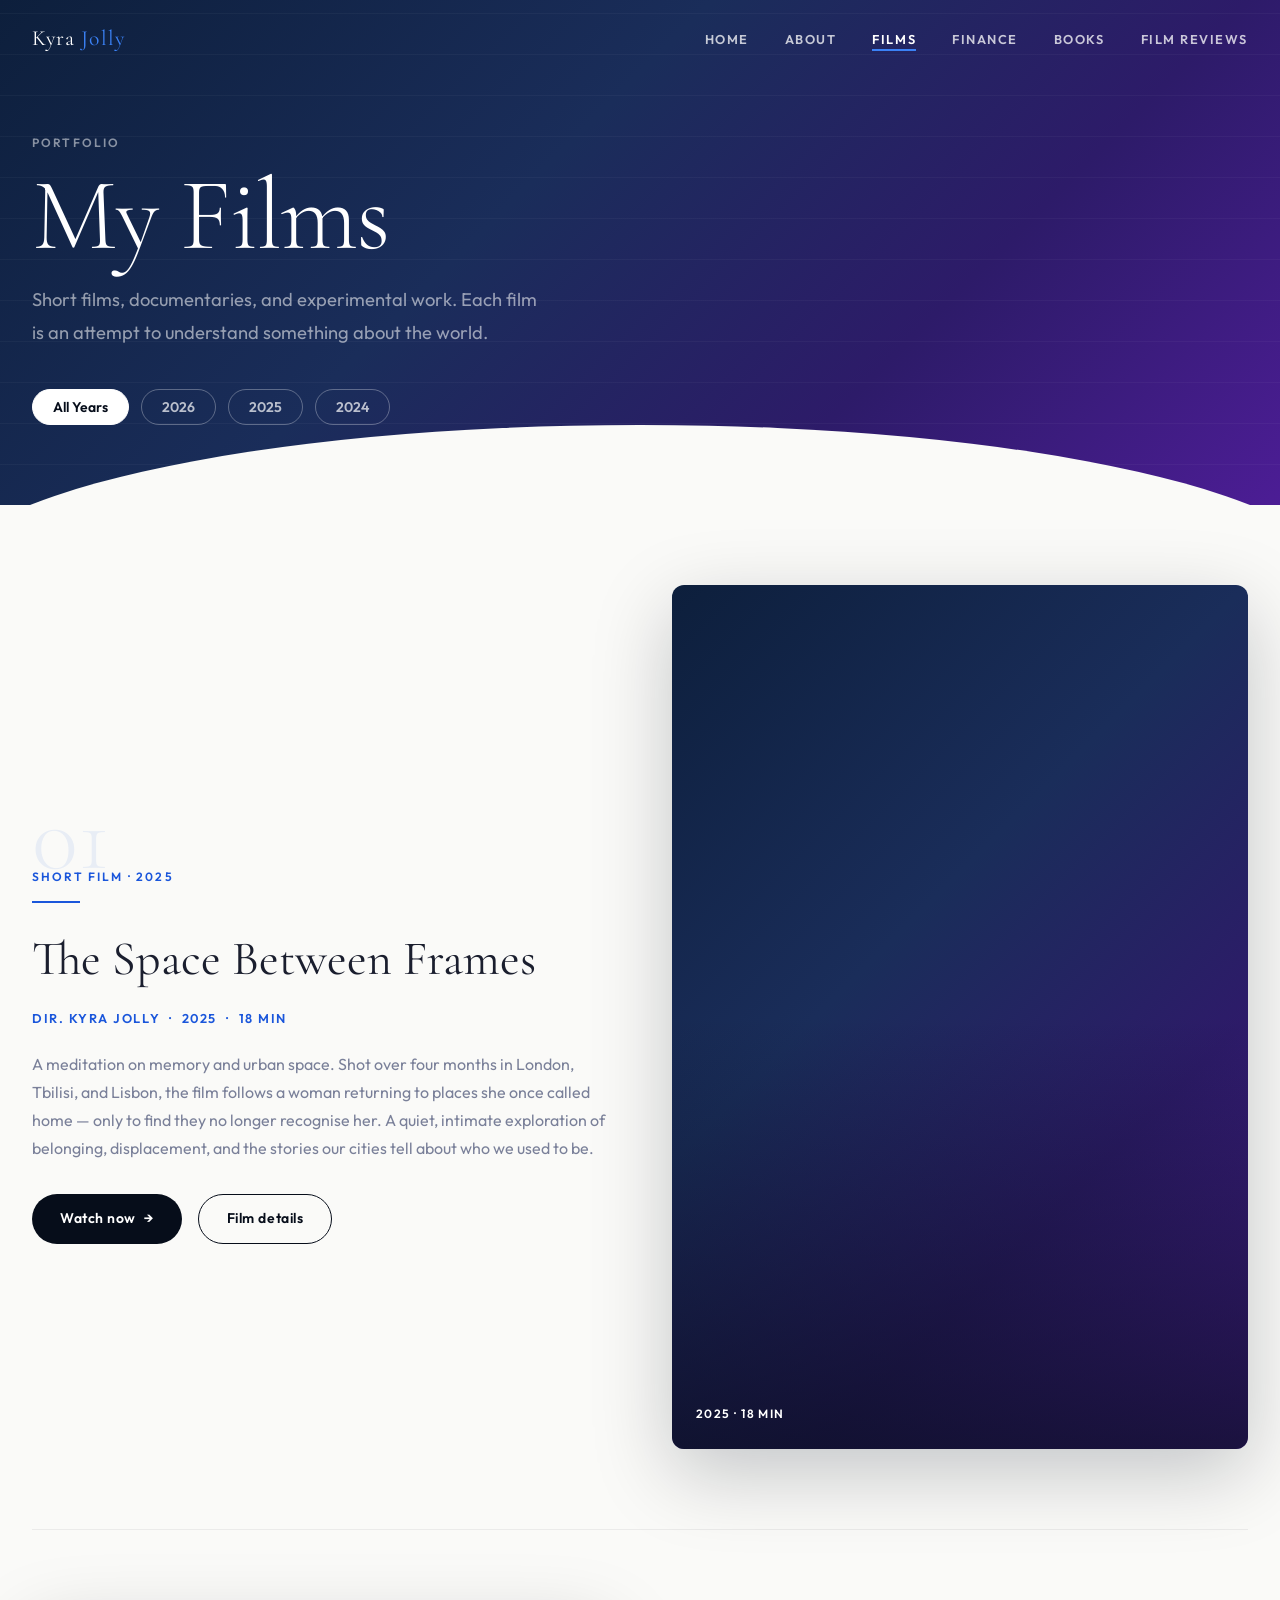
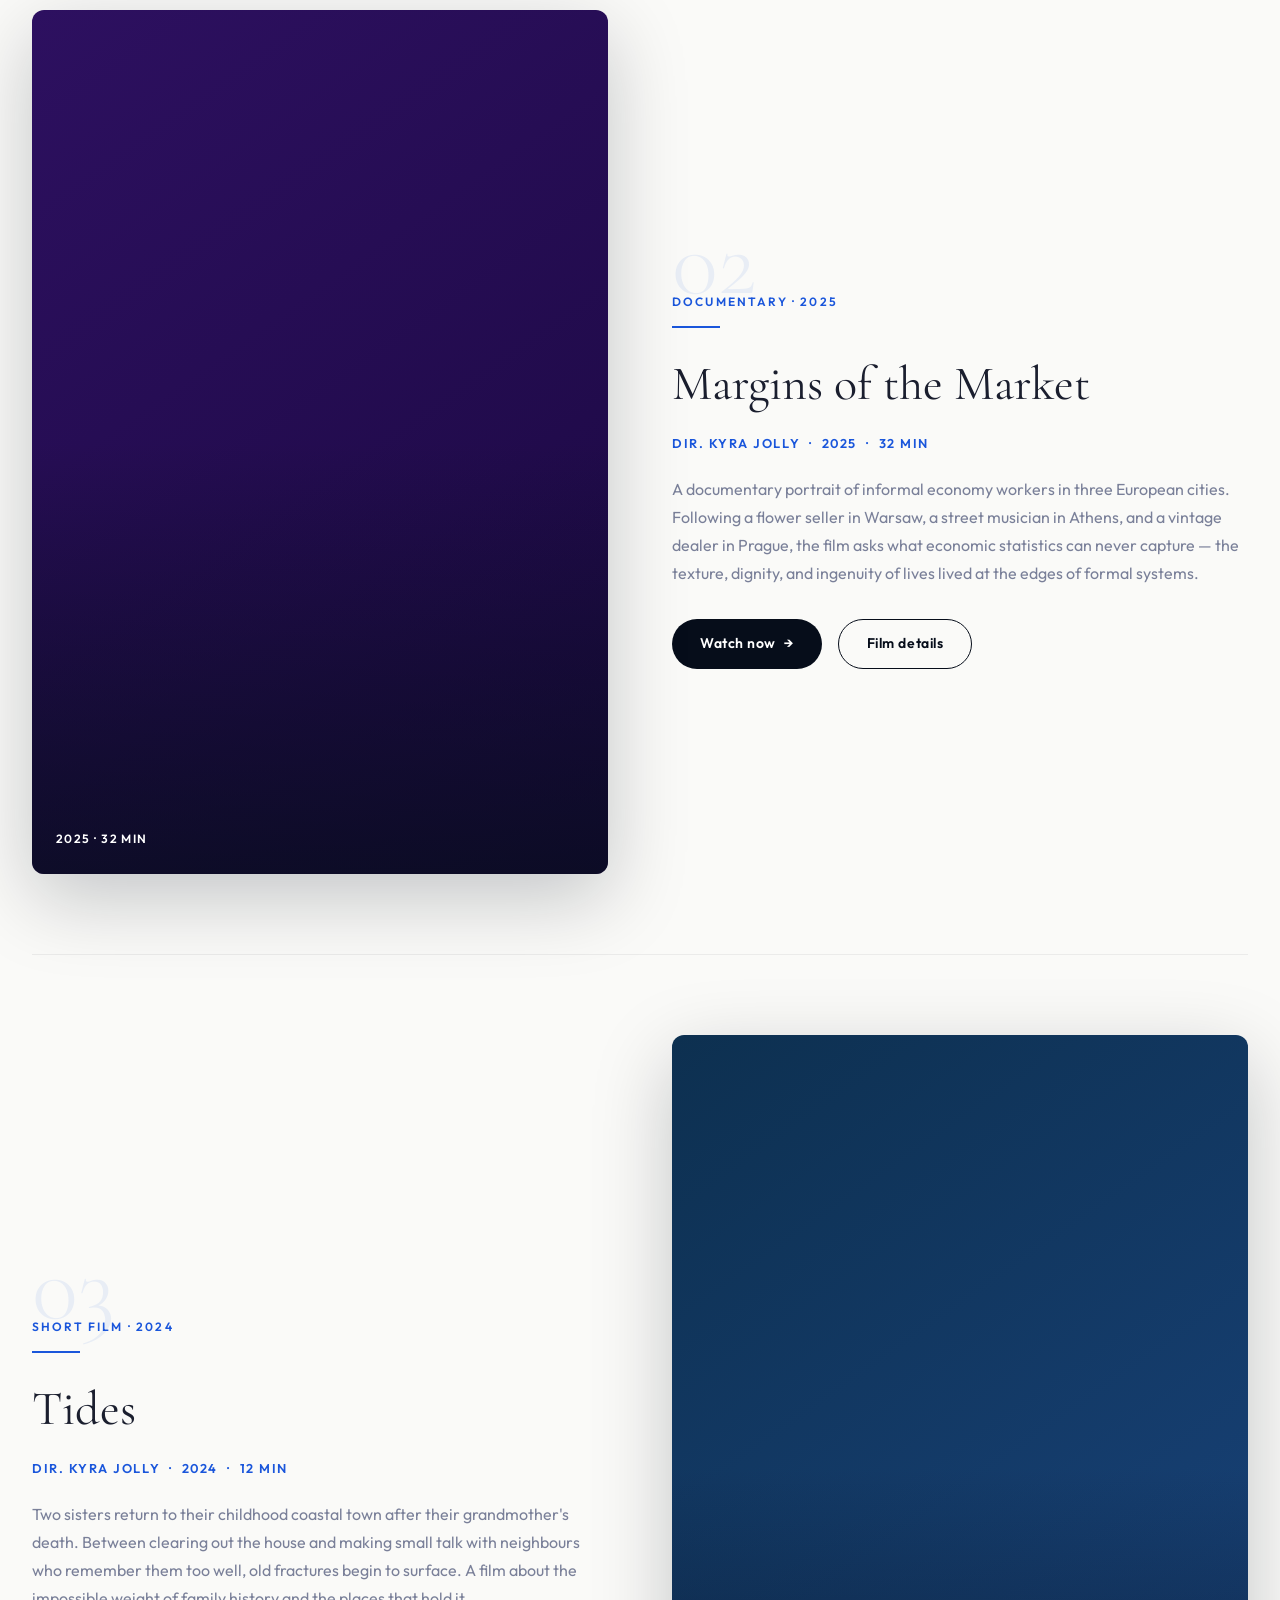
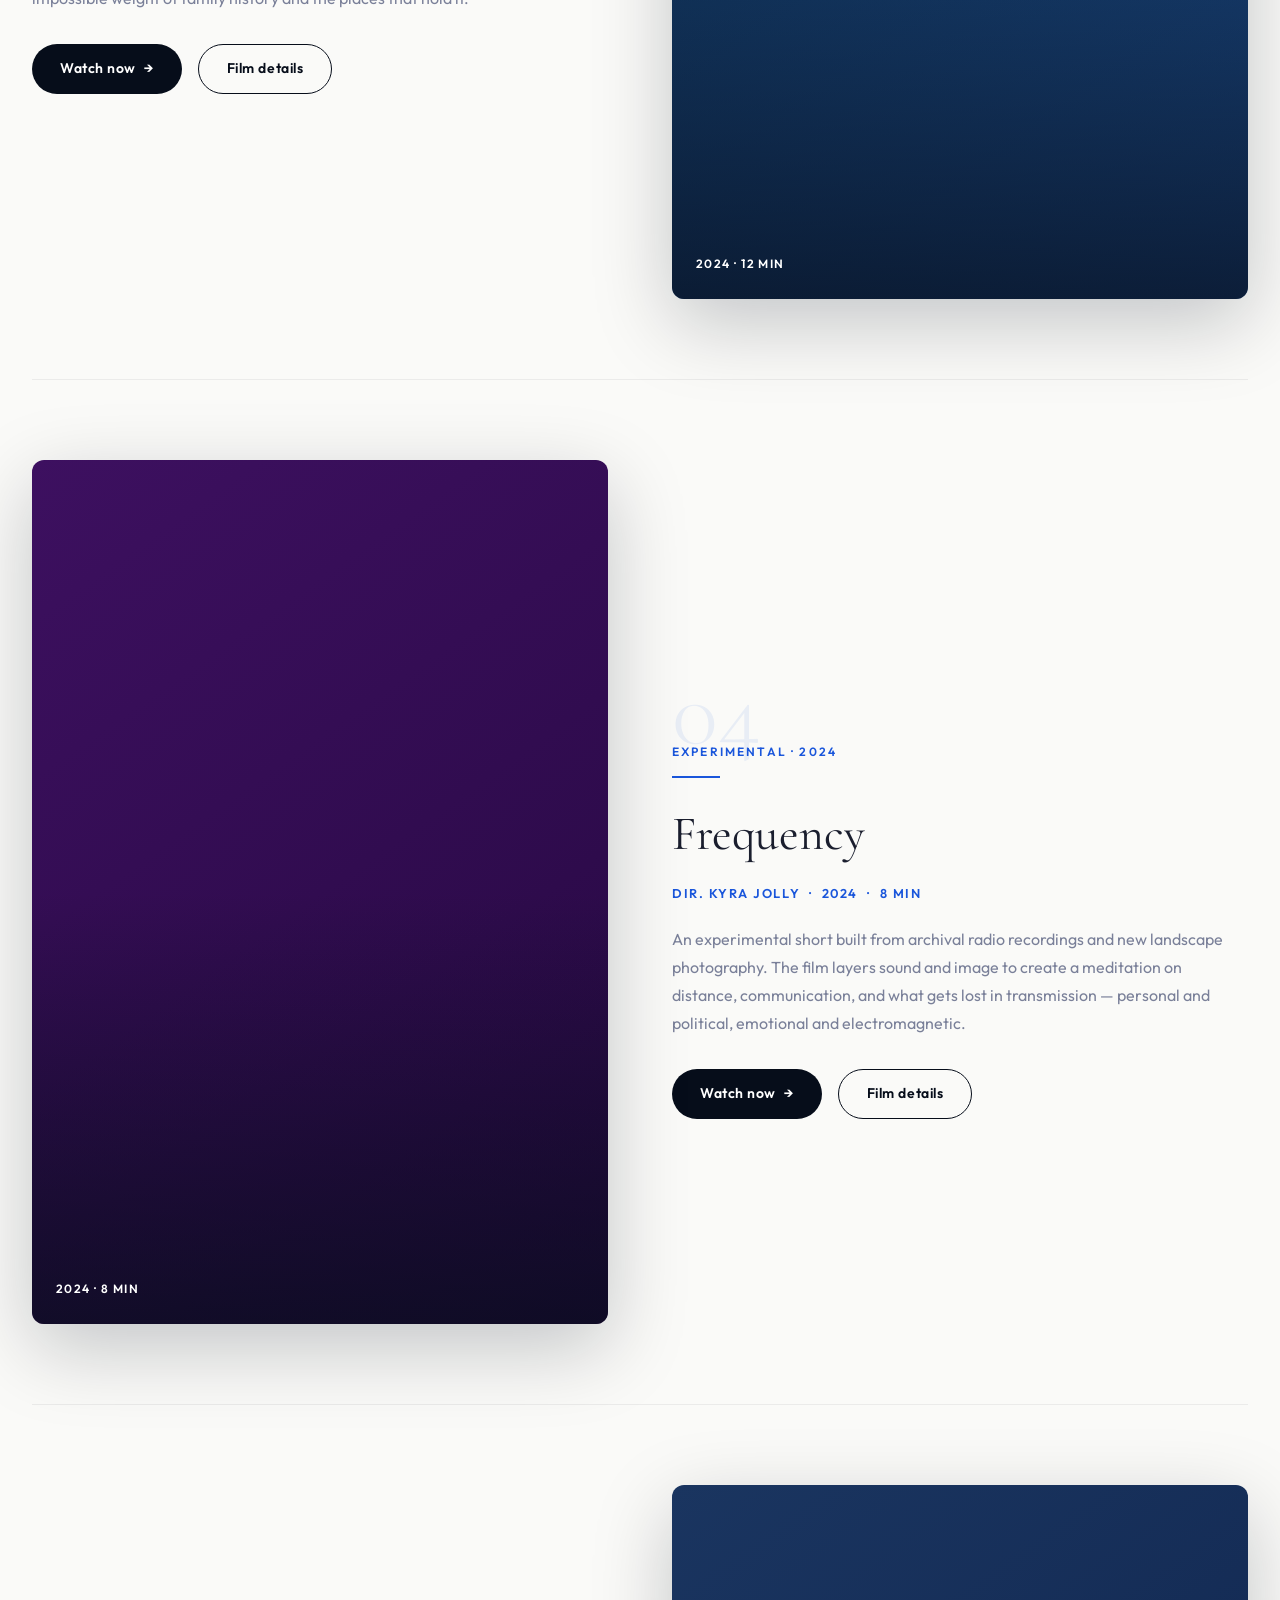
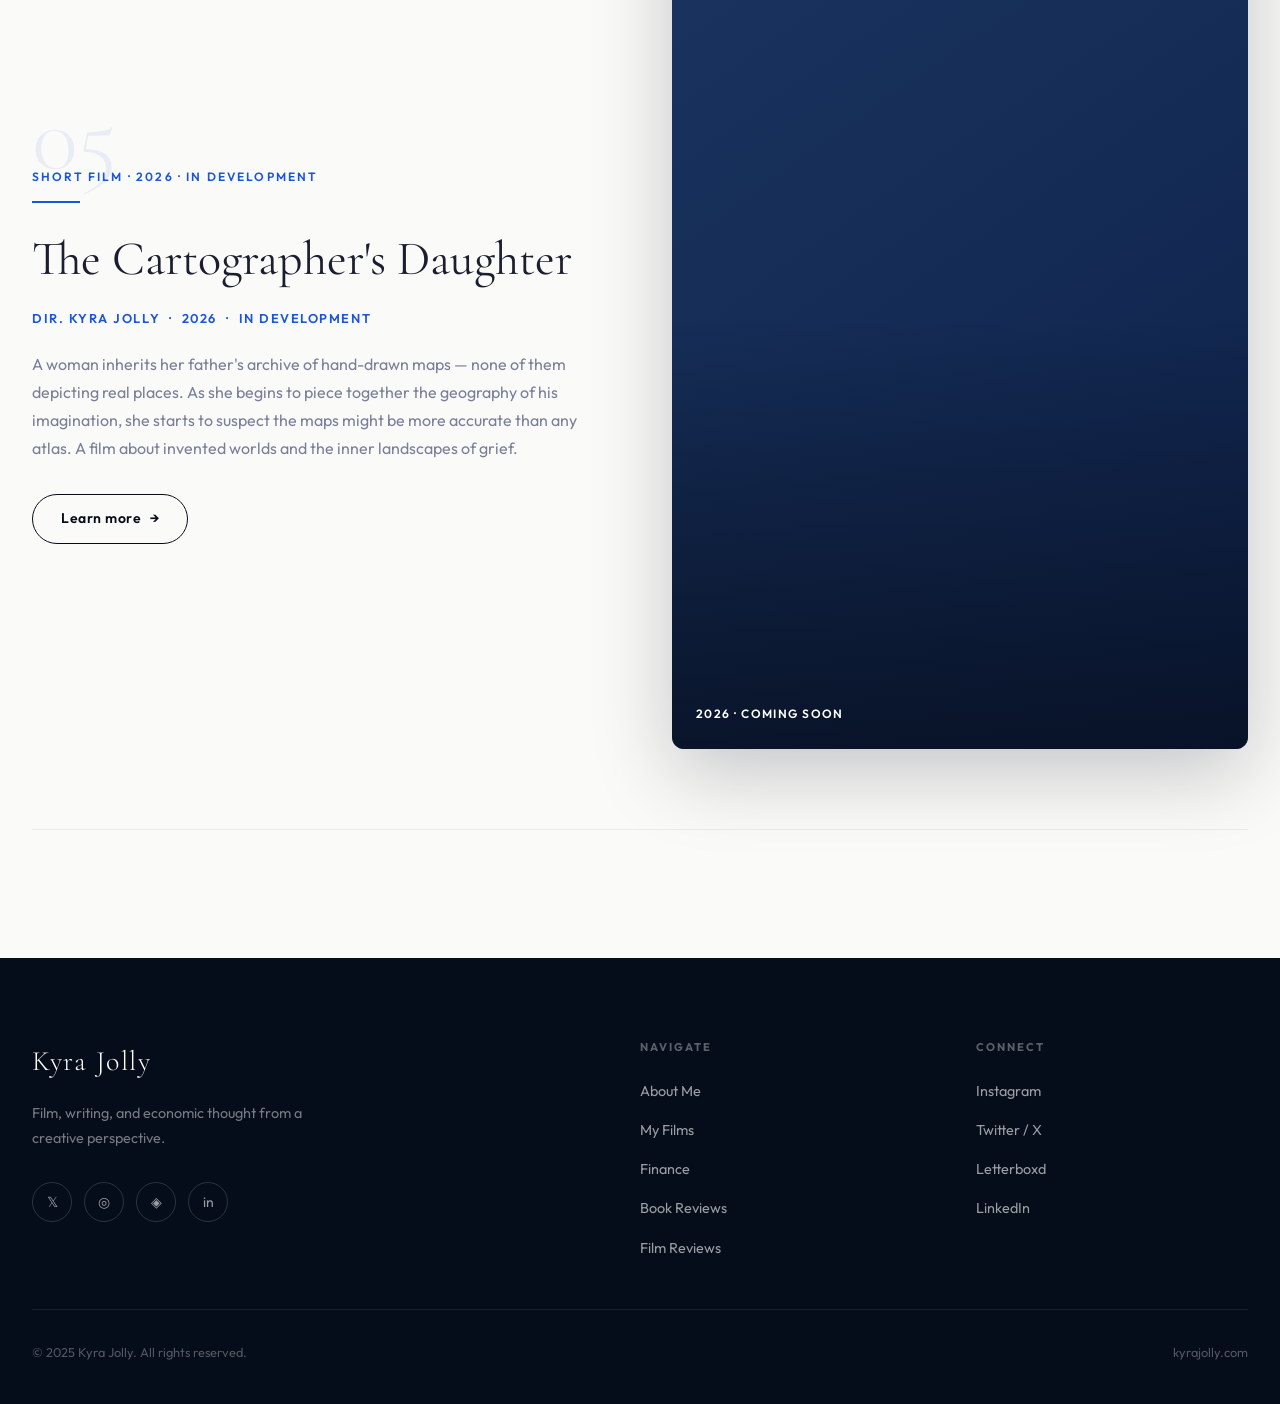
<file: films.html>
<!DOCTYPE html>
<html lang="en">
<head>
  <meta charset="UTF-8" />
  <meta name="viewport" content="width=device-width, initial-scale=1.0" />
  <title>My Films — Kyra Jolly</title>
  <meta name="description" content="A portfolio of films directed by Kyra Jolly — short films, documentaries, and experimental work." />
  <link rel="preconnect" href="https://fonts.googleapis.com" />
  <link rel="preconnect" href="https://fonts.gstatic.com" crossorigin />
  <link href="https://fonts.googleapis.com/css2?family=Cormorant+Garamond:ital,wght@0,300;0,400;0,500;1,300;1,400&family=Outfit:wght@300;400;600;700&display=swap" rel="stylesheet" />
  <link rel="stylesheet" href="css/style.css" />
</head>
<body>

  <!-- ═══ Navigation ═════════════════════════════════════════ -->
  <nav class="nav">
    <div class="container">
      <div class="nav__inner">
        <a href="index.html" class="nav__logo">Kyra <span>Jolly</span></a>
        <ul class="nav__links">
          <li><a href="index.html">Home</a></li>
          <li><a href="about.html">About</a></li>
          <li><a href="films.html">Films</a></li>
          <li><a href="finance.html">Finance</a></li>
          <li><a href="book-reviews.html">Books</a></li>
          <li><a href="film-reviews.html">Film Reviews</a></li>
        </ul>
        <button class="nav__hamburger" aria-label="Toggle menu">
          <span></span><span></span><span></span>
        </button>
      </div>
    </div>
  </nav>

  <div class="nav__mobile">
    <a href="index.html">Home</a>
    <a href="about.html">About</a>
    <a href="films.html">Films</a>
    <a href="finance.html">Finance</a>
    <a href="book-reviews.html">Books</a>
    <a href="film-reviews.html">Film Reviews</a>
  </div>

  <!-- ═══ Timeline Hero ══════════════════════════════════════ -->
  <section class="timeline-hero" style="padding-top: 8rem;">
    <div class="timeline-wave"></div>
    <div class="container" style="position:relative; z-index:1;">
      <span class="label" style="color:rgba(255,255,255,0.5);">Portfolio</span>
      <h1 class="display-1 fade-in" style="color:white; margin-top:0.75rem; margin-bottom:1.25rem;">
        My Films
      </h1>
      <p class="body-lg fade-in fade-in-delay-1" style="color:rgba(255,255,255,0.55); max-width:520px; margin-bottom:2.5rem;">
        Short films, documentaries, and experimental work. Each film is an attempt to understand something about the world.
      </p>

      <!-- Year filter -->
      <div class="year-filter fade-in fade-in-delay-2">
        <button class="year-btn active" data-year="all">All Years</button>
        <button class="year-btn" data-year="2026">2026</button>
        <button class="year-btn" data-year="2025">2025</button>
        <button class="year-btn" data-year="2024">2024</button>
      </div>
    </div>
  </section>

  <!-- ═══ Films List ══════════════════════════════════════════ -->
  <section style="padding: 0 0 var(--space-xl);">
    <div class="container">

      <!-- ── FILM 01 ── Add data-year to filter by year -->
      <!--
        ╔══════════════════════════════════════════════════════════╗
        ║  FILM ENTRY TEMPLATE — Copy this block to add a film    ║
        ╚══════════════════════════════════════════════════════════╝
      -->
      <article class="film-entry fade-in" data-year="2025">
        <div>
          <div class="film-entry__number">01</div>
          <span class="label">Short Film · 2025</span>
          <div class="section-rule" style="margin-top:0.75rem;"></div>
          <h2 class="film-entry__title">The Space Between Frames</h2>
          <div class="film-entry__meta">Dir. Kyra Jolly &nbsp;·&nbsp; 2025 &nbsp;·&nbsp; 18 min</div>
          <p class="film-entry__synopsis">
            A meditation on memory and urban space. Shot over four months in London, Tbilisi, and Lisbon, the film follows a woman returning to places she once called home — only to find they no longer recognise her. A quiet, intimate exploration of belonging, displacement, and the stories our cities tell about who we used to be.
          </p>
          <div style="display:flex; gap:1rem; flex-wrap:wrap;">
            <a href="#" class="btn btn--primary">Watch now <span class="arrow">→</span></a>
            <a href="#" class="btn btn--outline">Film details</a>
          </div>
        </div>
        <div>
          <div class="film-poster">
            <!-- Replace with: <img src="assets/images/film-1-poster.jpg" alt="The Space Between Frames poster"> -->
            <div class="film-poster__label">2025 · 18 min</div>
          </div>
        </div>
      </article>
      <!-- END TEMPLATE -->


      <!-- ── FILM 02 ── -->
      <article class="film-entry reverse fade-in" data-year="2025">
        <div>
          <div class="film-entry__number">02</div>
          <span class="label">Documentary · 2025</span>
          <div class="section-rule" style="margin-top:0.75rem;"></div>
          <h2 class="film-entry__title">Margins of the Market</h2>
          <div class="film-entry__meta">Dir. Kyra Jolly &nbsp;·&nbsp; 2025 &nbsp;·&nbsp; 32 min</div>
          <p class="film-entry__synopsis">
            A documentary portrait of informal economy workers in three European cities. Following a flower seller in Warsaw, a street musician in Athens, and a vintage dealer in Prague, the film asks what economic statistics can never capture — the texture, dignity, and ingenuity of lives lived at the edges of formal systems.
          </p>
          <div style="display:flex; gap:1rem; flex-wrap:wrap;">
            <a href="#" class="btn btn--primary">Watch now <span class="arrow">→</span></a>
            <a href="#" class="btn btn--outline">Film details</a>
          </div>
        </div>
        <div>
          <div class="film-poster" style="background: linear-gradient(145deg, #2D1060, #1A0840);">
            <div class="film-poster__label">2025 · 32 min</div>
          </div>
        </div>
      </article>


      <!-- ── FILM 03 ── -->
      <article class="film-entry fade-in" data-year="2024">
        <div>
          <div class="film-entry__number">03</div>
          <span class="label">Short Film · 2024</span>
          <div class="section-rule" style="margin-top:0.75rem;"></div>
          <h2 class="film-entry__title">Tides</h2>
          <div class="film-entry__meta">Dir. Kyra Jolly &nbsp;·&nbsp; 2024 &nbsp;·&nbsp; 12 min</div>
          <p class="film-entry__synopsis">
            Two sisters return to their childhood coastal town after their grandmother's death. Between clearing out the house and making small talk with neighbours who remember them too well, old fractures begin to surface. A film about the impossible weight of family history and the places that hold it.
          </p>
          <div style="display:flex; gap:1rem; flex-wrap:wrap;">
            <a href="#" class="btn btn--primary">Watch now <span class="arrow">→</span></a>
            <a href="#" class="btn btn--outline">Film details</a>
          </div>
        </div>
        <div>
          <div class="film-poster" style="background: linear-gradient(145deg, #0D3050, #1A4580);">
            <div class="film-poster__label">2024 · 12 min</div>
          </div>
        </div>
      </article>


      <!-- ── FILM 04 ── -->
      <article class="film-entry reverse fade-in" data-year="2024">
        <div>
          <div class="film-entry__number">04</div>
          <span class="label">Experimental · 2024</span>
          <div class="section-rule" style="margin-top:0.75rem;"></div>
          <h2 class="film-entry__title">Frequency</h2>
          <div class="film-entry__meta">Dir. Kyra Jolly &nbsp;·&nbsp; 2024 &nbsp;·&nbsp; 8 min</div>
          <p class="film-entry__synopsis">
            An experimental short built from archival radio recordings and new landscape photography. The film layers sound and image to create a meditation on distance, communication, and what gets lost in transmission — personal and political, emotional and electromagnetic.
          </p>
          <div style="display:flex; gap:1rem; flex-wrap:wrap;">
            <a href="#" class="btn btn--primary">Watch now <span class="arrow">→</span></a>
            <a href="#" class="btn btn--outline">Film details</a>
          </div>
        </div>
        <div>
          <div class="film-poster" style="background: linear-gradient(145deg, #3D1060, #250840);">
            <div class="film-poster__label">2024 · 8 min</div>
          </div>
        </div>
      </article>


      <!-- ── FILM 05 ── -->
      <article class="film-entry fade-in" data-year="2026">
        <div>
          <div class="film-entry__number">05</div>
          <span class="label">Short Film · 2026 · In Development</span>
          <div class="section-rule" style="margin-top:0.75rem;"></div>
          <h2 class="film-entry__title">The Cartographer's Daughter</h2>
          <div class="film-entry__meta">Dir. Kyra Jolly &nbsp;·&nbsp; 2026 &nbsp;·&nbsp; In Development</div>
          <p class="film-entry__synopsis">
            A woman inherits her father's archive of hand-drawn maps — none of them depicting real places. As she begins to piece together the geography of his imagination, she starts to suspect the maps might be more accurate than any atlas. A film about invented worlds and the inner landscapes of grief.
          </p>
          <div style="display:flex; gap:1rem; flex-wrap:wrap;">
            <a href="#" class="btn btn--outline">Learn more <span class="arrow">→</span></a>
          </div>
        </div>
        <div>
          <div class="film-poster" style="background: linear-gradient(145deg, #1A3560, #0D2048);">
            <div class="film-poster__label">2026 · Coming Soon</div>
          </div>
        </div>
      </article>

    </div>
  </section>

  <!-- ═══ Footer ═════════════════════════════════════════════ -->
  <footer class="footer">
    <div class="container">
      <div class="footer__top">
        <div>
          <div class="footer__logo">Kyra Jolly</div>
          <p class="footer__tagline">Film, writing, and economic thought from a creative perspective.</p>
          <div class="footer__social">
            <a href="#" class="social-link">𝕏</a>
            <a href="#" class="social-link">◎</a>
            <a href="#" class="social-link">◈</a>
            <a href="#" class="social-link">in</a>
          </div>
        </div>
        <div>
          <div class="footer__nav-title">Navigate</div>
          <ul class="footer__nav-links">
            <li><a href="about.html">About Me</a></li>
            <li><a href="films.html">My Films</a></li>
            <li><a href="finance.html">Finance</a></li>
            <li><a href="book-reviews.html">Book Reviews</a></li>
            <li><a href="film-reviews.html">Film Reviews</a></li>
          </ul>
        </div>
        <div>
          <div class="footer__nav-title">Connect</div>
          <ul class="footer__nav-links">
            <li><a href="#">Instagram</a></li>
            <li><a href="#">Twitter / X</a></li>
            <li><a href="#">Letterboxd</a></li>
            <li><a href="#">LinkedIn</a></li>
          </ul>
        </div>
      </div>
      <div class="footer__bottom">
        <span>© 2025 Kyra Jolly. All rights reserved.</span>
        <span>kyrajolly.com</span>
      </div>
    </div>
  </footer>

  <script src="js/main.js"></script>
</body>
</html>
</file>
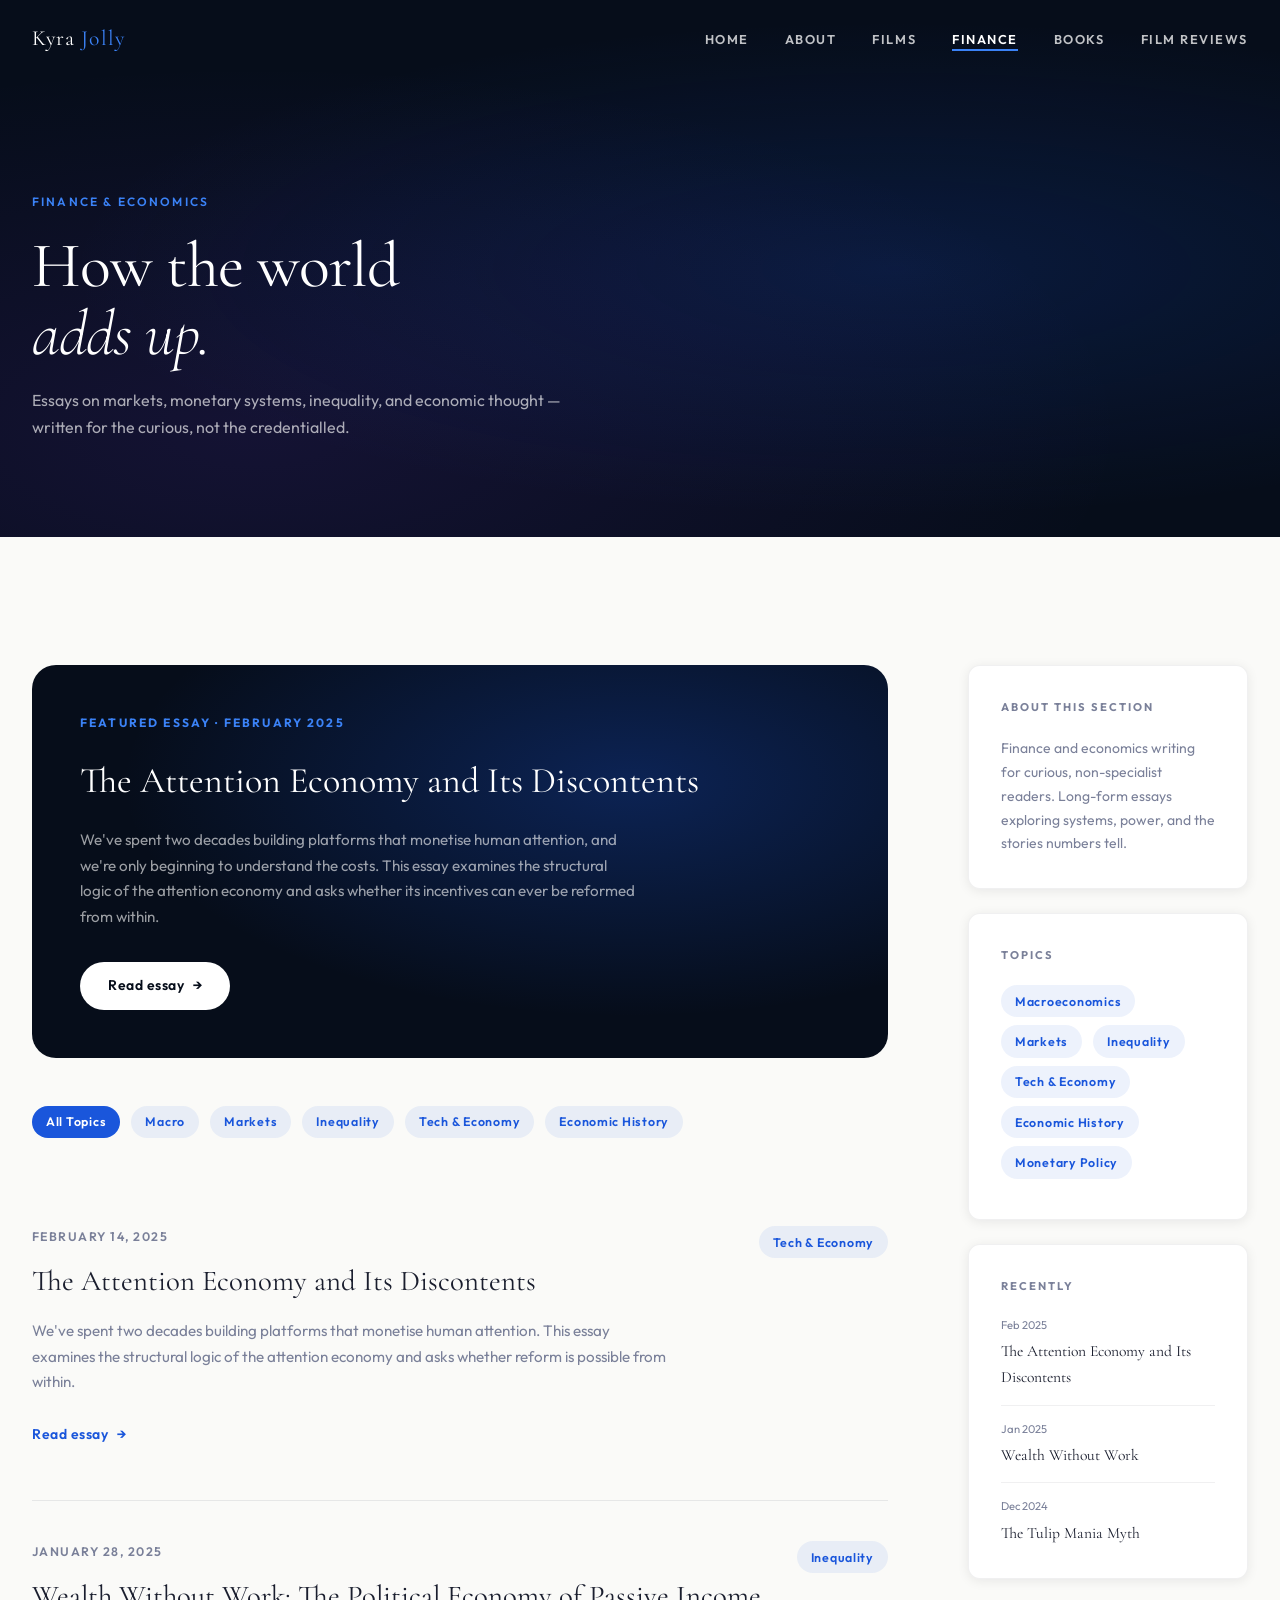
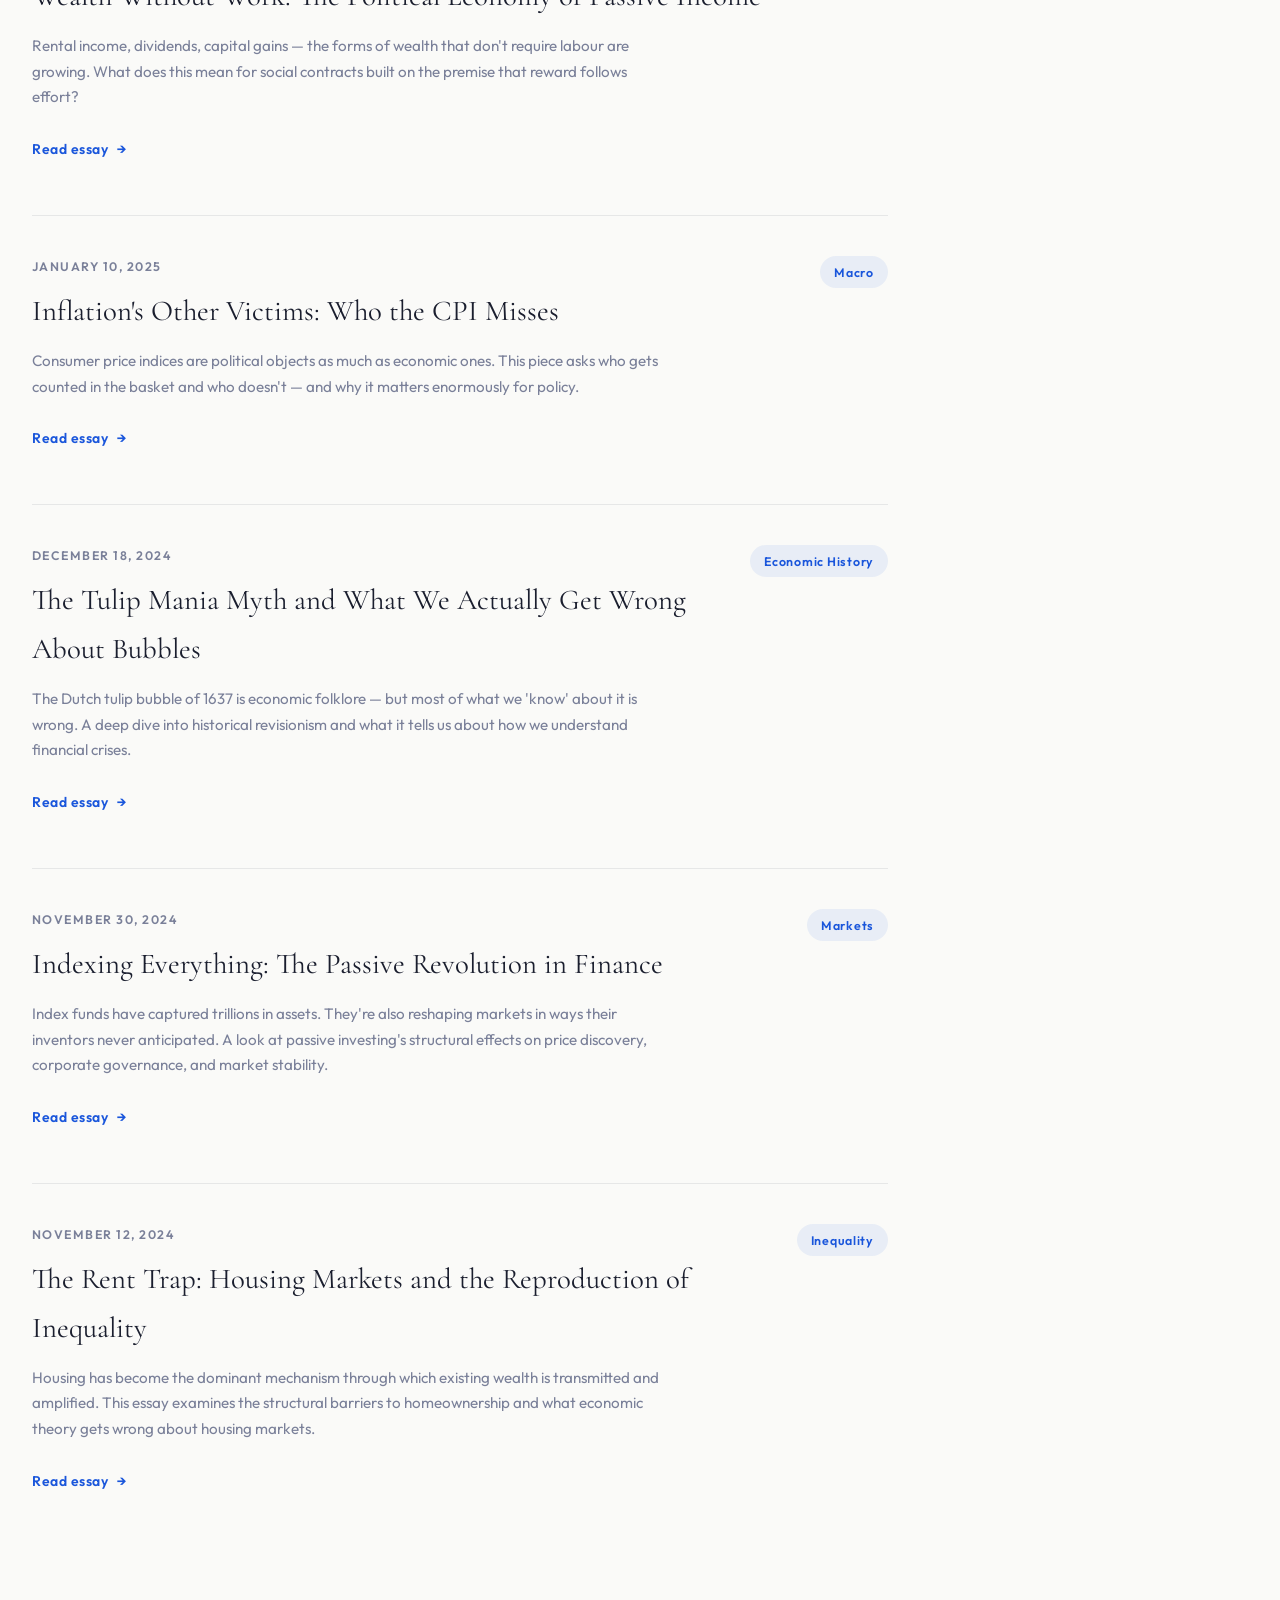
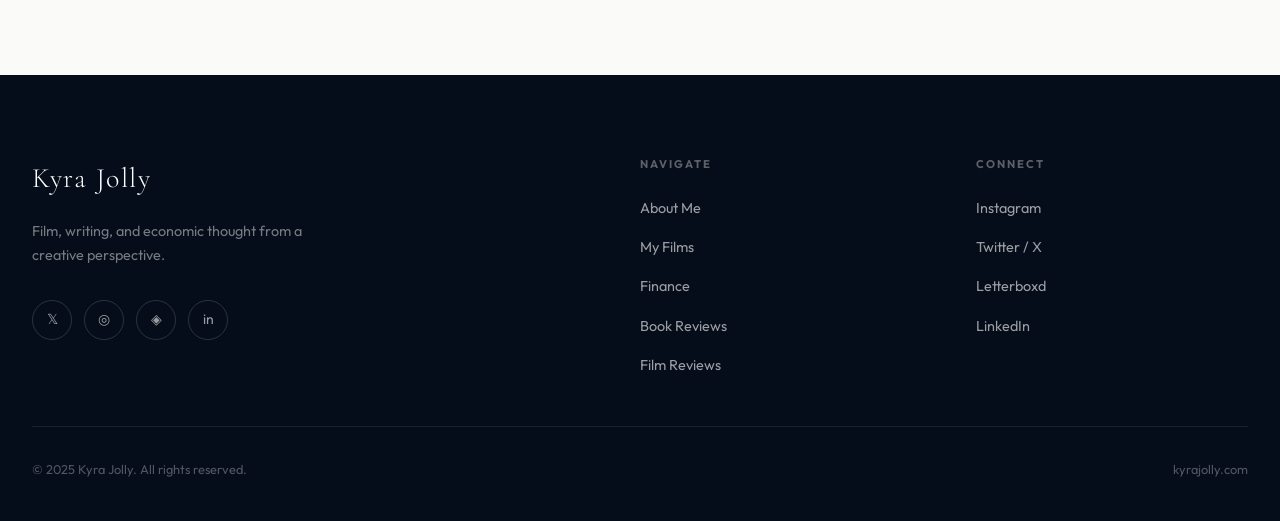
<file: finance.html>
<!DOCTYPE html>
<html lang="en">
<head>
  <meta charset="UTF-8" />
  <meta name="viewport" content="width=device-width, initial-scale=1.0" />
  <title>Finance & Economics — Kyra Jolly</title>
  <meta name="description" content="Essays and analysis on finance, economics, and the systems that shape our world." />
  <link rel="preconnect" href="https://fonts.googleapis.com" />
  <link rel="preconnect" href="https://fonts.gstatic.com" crossorigin />
  <link href="https://fonts.googleapis.com/css2?family=Cormorant+Garamond:ital,wght@0,300;0,400;0,500;1,300;1,400&family=Outfit:wght@300;400;600;700&display=swap" rel="stylesheet" />
  <link rel="stylesheet" href="css/style.css" />
  <style>
    .finance-layout {
      display: grid;
      grid-template-columns: 1fr 280px;
      gap: 5rem;
      align-items: start;
    }

    .sidebar-block {
      background: white;
      border-radius: var(--radius-md);
      padding: 2rem;
      box-shadow: var(--shadow-sm);
      border: 1px solid rgba(6,13,26,0.06);
      margin-bottom: 1.5rem;
    }

    .sidebar-block__title {
      font-size: 0.7rem;
      font-weight: 700;
      letter-spacing: 0.18em;
      text-transform: uppercase;
      color: var(--muted);
      margin-bottom: 1.25rem;
    }

    .featured-post {
      background: var(--navy);
      border-radius: var(--radius-lg);
      padding: 3rem;
      margin-bottom: 3rem;
      position: relative;
      overflow: hidden;
    }

    .featured-post::before {
      content: '';
      position: absolute;
      inset: 0;
      background: radial-gradient(ellipse at 70% 30%, rgba(26,86,219,0.3), transparent 60%);
    }

    .featured-post__content { position: relative; z-index: 1; }
    .featured-post__label { color: var(--blue-light); font-size: 0.75rem; font-weight: 700; letter-spacing: 0.18em; text-transform: uppercase; margin-bottom: 1rem; display: block; }
    .featured-post__title { font-family: var(--font-display); font-size: clamp(1.5rem, 3vw, 2.25rem); color: white; margin-bottom: 1rem; }
    .featured-post__excerpt { color: rgba(255,255,255,0.6); font-size: 0.95rem; line-height: 1.7; max-width: 560px; margin-bottom: 2rem; }

    @media (max-width: 900px) {
      .finance-layout { grid-template-columns: 1fr; }
      .finance-sidebar { position: static !important; }
    }
  </style>
</head>
<body>

  <!-- ═══ Navigation ═════════════════════════════════════════ -->
  <nav class="nav">
    <div class="container">
      <div class="nav__inner">
        <a href="index.html" class="nav__logo">Kyra <span>Jolly</span></a>
        <ul class="nav__links">
          <li><a href="index.html">Home</a></li>
          <li><a href="about.html">About</a></li>
          <li><a href="films.html">Films</a></li>
          <li><a href="finance.html">Finance</a></li>
          <li><a href="book-reviews.html">Books</a></li>
          <li><a href="film-reviews.html">Film Reviews</a></li>
        </ul>
        <button class="nav__hamburger" aria-label="Toggle menu">
          <span></span><span></span><span></span>
        </button>
      </div>
    </div>
  </nav>

  <div class="nav__mobile">
    <a href="index.html">Home</a>
    <a href="about.html">About</a>
    <a href="films.html">Films</a>
    <a href="finance.html">Finance</a>
    <a href="book-reviews.html">Books</a>
    <a href="film-reviews.html">Film Reviews</a>
  </div>

  <!-- ═══ Page Header ════════════════════════════════════════ -->
  <section class="page-hero">
    <div class="container">
      <div class="page-hero__content">
        <span class="label fade-in">Finance &amp; Economics</span>
        <h1 class="display-2 fade-in fade-in-delay-1" style="color:white; margin-top:0.75rem;">
          How the world<br/><em style="font-style:italic; font-weight:300;">adds up.</em>
        </h1>
        <p class="fade-in fade-in-delay-2">Essays on markets, monetary systems, inequality, and economic thought — written for the curious, not the credentialled.</p>
      </div>
    </div>
  </section>

  <!-- ═══ Content ════════════════════════════════════════════ -->
  <section class="section">
    <div class="container">
      <div class="finance-layout">

        <!-- Main feed -->
        <main>

          <!-- Featured post -->
          <div class="featured-post fade-in">
            <div class="featured-post__content">
              <span class="featured-post__label">Featured Essay · February 2025</span>
              <h2 class="featured-post__title">The Attention Economy and Its Discontents</h2>
              <p class="featured-post__excerpt">
                We've spent two decades building platforms that monetise human attention, and we're only beginning to understand the costs. This essay examines the structural logic of the attention economy and asks whether its incentives can ever be reformed from within.
              </p>
              <a href="#" class="btn btn--white">Read essay <span class="arrow">→</span></a>
            </div>
          </div>

          <!-- Topic filter -->
          <div style="margin-bottom:2.5rem;" class="fade-in">
            <span class="topic-pill active" data-topic="all">All Topics</span>
            <span class="topic-pill" data-topic="macro">Macro</span>
            <span class="topic-pill" data-topic="markets">Markets</span>
            <span class="topic-pill" data-topic="inequality">Inequality</span>
            <span class="topic-pill" data-topic="tech">Tech &amp; Economy</span>
            <span class="topic-pill" data-topic="history">Economic History</span>
          </div>

          <!-- Blog posts list -->
          <!--
            ╔══════════════════════════════════════════════════════════╗
            ║  BLOG POST TEMPLATE — Copy this block to add a post     ║
            ║  Add data-topic="macro" etc. to enable filter           ║
            ╚══════════════════════════════════════════════════════════╝
          -->

          <article class="post-item fade-in" data-topic="tech">
            <div>
              <div class="post-item__date">February 14, 2025</div>
              <h2 class="post-item__title">The Attention Economy and Its Discontents</h2>
              <p class="post-item__excerpt">
                We've spent two decades building platforms that monetise human attention. This essay examines the structural logic of the attention economy and asks whether reform is possible from within.
              </p>
              <div style="margin-top:1rem;">
                <a href="#" class="btn btn--ghost">Read essay <span class="arrow">→</span></a>
              </div>
            </div>
            <div style="flex-shrink:0;">
              <span class="topic-pill" style="margin:0;">Tech &amp; Economy</span>
            </div>
          </article>

          <!-- END TEMPLATE — Repeat the block above to add more posts -->

          <article class="post-item fade-in" data-topic="inequality">
            <div>
              <div class="post-item__date">January 28, 2025</div>
              <h2 class="post-item__title">Wealth Without Work: The Political Economy of Passive Income</h2>
              <p class="post-item__excerpt">
                Rental income, dividends, capital gains — the forms of wealth that don't require labour are growing. What does this mean for social contracts built on the premise that reward follows effort?
              </p>
              <div style="margin-top:1rem;">
                <a href="#" class="btn btn--ghost">Read essay <span class="arrow">→</span></a>
              </div>
            </div>
            <div style="flex-shrink:0;">
              <span class="topic-pill" style="margin:0;">Inequality</span>
            </div>
          </article>

          <article class="post-item fade-in" data-topic="macro">
            <div>
              <div class="post-item__date">January 10, 2025</div>
              <h2 class="post-item__title">Inflation's Other Victims: Who the CPI Misses</h2>
              <p class="post-item__excerpt">
                Consumer price indices are political objects as much as economic ones. This piece asks who gets counted in the basket and who doesn't — and why it matters enormously for policy.
              </p>
              <div style="margin-top:1rem;">
                <a href="#" class="btn btn--ghost">Read essay <span class="arrow">→</span></a>
              </div>
            </div>
            <div style="flex-shrink:0;">
              <span class="topic-pill" style="margin:0;">Macro</span>
            </div>
          </article>

          <article class="post-item fade-in" data-topic="history">
            <div>
              <div class="post-item__date">December 18, 2024</div>
              <h2 class="post-item__title">The Tulip Mania Myth and What We Actually Get Wrong About Bubbles</h2>
              <p class="post-item__excerpt">
                The Dutch tulip bubble of 1637 is economic folklore — but most of what we 'know' about it is wrong. A deep dive into historical revisionism and what it tells us about how we understand financial crises.
              </p>
              <div style="margin-top:1rem;">
                <a href="#" class="btn btn--ghost">Read essay <span class="arrow">→</span></a>
              </div>
            </div>
            <div style="flex-shrink:0;">
              <span class="topic-pill" style="margin:0;">Economic History</span>
            </div>
          </article>

          <article class="post-item fade-in" data-topic="markets">
            <div>
              <div class="post-item__date">November 30, 2024</div>
              <h2 class="post-item__title">Indexing Everything: The Passive Revolution in Finance</h2>
              <p class="post-item__excerpt">
                Index funds have captured trillions in assets. They're also reshaping markets in ways their inventors never anticipated. A look at passive investing's structural effects on price discovery, corporate governance, and market stability.
              </p>
              <div style="margin-top:1rem;">
                <a href="#" class="btn btn--ghost">Read essay <span class="arrow">→</span></a>
              </div>
            </div>
            <div style="flex-shrink:0;">
              <span class="topic-pill" style="margin:0;">Markets</span>
            </div>
          </article>

          <article class="post-item fade-in" data-topic="inequality">
            <div>
              <div class="post-item__date">November 12, 2024</div>
              <h2 class="post-item__title">The Rent Trap: Housing Markets and the Reproduction of Inequality</h2>
              <p class="post-item__excerpt">
                Housing has become the dominant mechanism through which existing wealth is transmitted and amplified. This essay examines the structural barriers to homeownership and what economic theory gets wrong about housing markets.
              </p>
              <div style="margin-top:1rem;">
                <a href="#" class="btn btn--ghost">Read essay <span class="arrow">→</span></a>
              </div>
            </div>
            <div style="flex-shrink:0;">
              <span class="topic-pill" style="margin:0;">Inequality</span>
            </div>
          </article>

        </main>

        <!-- Sidebar -->
        <aside class="finance-sidebar">
          <div class="sidebar-block fade-in">
            <div class="sidebar-block__title">About this section</div>
            <p style="font-size:0.875rem; color:var(--muted); line-height:1.7;">
              Finance and economics writing for curious, non-specialist readers. Long-form essays exploring systems, power, and the stories numbers tell.
            </p>
          </div>

          <div class="sidebar-block fade-in fade-in-delay-1">
            <div class="sidebar-block__title">Topics</div>
            <span class="topic-pill" style="cursor:default;">Macroeconomics</span>
            <span class="topic-pill" style="cursor:default;">Markets</span>
            <span class="topic-pill" style="cursor:default;">Inequality</span>
            <span class="topic-pill" style="cursor:default;">Tech &amp; Economy</span>
            <span class="topic-pill" style="cursor:default;">Economic History</span>
            <span class="topic-pill" style="cursor:default;">Monetary Policy</span>
          </div>

          <div class="sidebar-block fade-in fade-in-delay-2">
            <div class="sidebar-block__title">Recently</div>
            <ul style="list-style:none; display:flex; flex-direction:column; gap:0.875rem;">
              <li style="font-size:0.85rem; border-bottom:1px solid rgba(6,13,26,0.06); padding-bottom:0.875rem;">
                <div style="color:var(--muted); font-size:0.7rem; margin-bottom:0.2rem;">Feb 2025</div>
                <a href="#" style="font-family:var(--font-display); font-size:0.975rem; color:var(--text); transition:color var(--transition);" onmouseover="this.style.color='var(--blue)'" onmouseout="this.style.color='var(--text)'">The Attention Economy and Its Discontents</a>
              </li>
              <li style="font-size:0.85rem; border-bottom:1px solid rgba(6,13,26,0.06); padding-bottom:0.875rem;">
                <div style="color:var(--muted); font-size:0.7rem; margin-bottom:0.2rem;">Jan 2025</div>
                <a href="#" style="font-family:var(--font-display); font-size:0.975rem; color:var(--text); transition:color var(--transition);" onmouseover="this.style.color='var(--blue)'" onmouseout="this.style.color='var(--text)'">Wealth Without Work</a>
              </li>
              <li style="font-size:0.85rem;">
                <div style="color:var(--muted); font-size:0.7rem; margin-bottom:0.2rem;">Dec 2024</div>
                <a href="#" style="font-family:var(--font-display); font-size:0.975rem; color:var(--text); transition:color var(--transition);" onmouseover="this.style.color='var(--blue)'" onmouseout="this.style.color='var(--text)'">The Tulip Mania Myth</a>
              </li>
            </ul>
          </div>
        </aside>

      </div>
    </div>
  </section>

  <!-- ═══ Footer ═════════════════════════════════════════════ -->
  <footer class="footer">
    <div class="container">
      <div class="footer__top">
        <div>
          <div class="footer__logo">Kyra Jolly</div>
          <p class="footer__tagline">Film, writing, and economic thought from a creative perspective.</p>
          <div class="footer__social">
            <a href="#" class="social-link">𝕏</a>
            <a href="#" class="social-link">◎</a>
            <a href="#" class="social-link">◈</a>
            <a href="#" class="social-link">in</a>
          </div>
        </div>
        <div>
          <div class="footer__nav-title">Navigate</div>
          <ul class="footer__nav-links">
            <li><a href="about.html">About Me</a></li>
            <li><a href="films.html">My Films</a></li>
            <li><a href="finance.html">Finance</a></li>
            <li><a href="book-reviews.html">Book Reviews</a></li>
            <li><a href="film-reviews.html">Film Reviews</a></li>
          </ul>
        </div>
        <div>
          <div class="footer__nav-title">Connect</div>
          <ul class="footer__nav-links">
            <li><a href="#">Instagram</a></li>
            <li><a href="#">Twitter / X</a></li>
            <li><a href="#">Letterboxd</a></li>
            <li><a href="#">LinkedIn</a></li>
          </ul>
        </div>
      </div>
      <div class="footer__bottom">
        <span>© 2025 Kyra Jolly. All rights reserved.</span>
        <span>kyrajolly.com</span>
      </div>
    </div>
  </footer>

  <script src="js/main.js"></script>
</body>
</html>
</file>
<file: css/style.css>
/* ============================================================
   KYRAJOLLY.COM â€” Shared Stylesheet
   Design: Cinematic Editorial Magazine
   Fonts: Cormorant Garamond (display) + Outfit (body)
   ============================================================ */

/* â”€â”€â”€ CSS Custom Properties â”€â”€â”€â”€â”€â”€â”€â”€â”€â”€â”€â”€â”€â”€â”€â”€â”€â”€â”€â”€â”€â”€â”€â”€â”€â”€â”€â”€â”€â”€â”€ */
:root {
  --navy:       #060D1A;
  --navy-mid:   #0D1F3C;
  --blue:       #1A56DB;
  --blue-light: #3B82F6;
  --cream:      #F6F2EC;
  --off-white:  #FAFAF8;
  --muted:      #7A8099;
  --text:       #1A1E2E;

  --grad-film:  linear-gradient(135deg, #0D1F3C 0%, #1A2D5A 40%, #2D1B69 70%, #4C1D95 100%);
  --grad-accent:linear-gradient(120deg, #1A56DB, #7C3AED, #DB2777);
  --grad-warm:  linear-gradient(135deg, #F6F2EC 0%, #EDE8E0 100%);

  --font-display: 'Cormorant Garamond', Georgia, serif;
  --font-body:    'Outfit', 'Helvetica Neue', sans-serif;

  --space-xs:  0.5rem;
  --space-sm:  1rem;
  --space-md:  2rem;
  --space-lg:  4rem;
  --space-xl:  8rem;

  --radius-sm: 4px;
  --radius-md: 12px;
  --radius-lg: 24px;

  --shadow-sm: 0 2px 12px rgba(6,13,26,0.08);
  --shadow-md: 0 8px 40px rgba(6,13,26,0.14);
  --shadow-lg: 0 24px 80px rgba(6,13,26,0.22);

  --transition: 0.35s cubic-bezier(0.4, 0, 0.2, 1);
}

/* â”€â”€â”€ Reset & Base â”€â”€â”€â”€â”€â”€â”€â”€â”€â”€â”€â”€â”€â”€â”€â”€â”€â”€â”€â”€â”€â”€â”€â”€â”€â”€â”€â”€â”€â”€â”€â”€â”€â”€â”€â”€â”€â”€â”€â”€â”€ */
*, *::before, *::after { box-sizing: border-box; margin: 0; padding: 0; }

html {
  scroll-behavior: smooth;
  font-size: 16px;
}

body {
  font-family: var(--font-body);
  color: var(--text);
  background: var(--off-white);
  line-height: 1.7;
  -webkit-font-smoothing: antialiased;
}

img { display: block; max-width: 100%; height: auto; }
a   { color: inherit; text-decoration: none; }

/* â”€â”€â”€ Typography Scale â”€â”€â”€â”€â”€â”€â”€â”€â”€â”€â”€â”€â”€â”€â”€â”€â”€â”€â”€â”€â”€â”€â”€â”€â”€â”€â”€â”€â”€â”€â”€â”€â”€â”€â”€â”€ */
.display-1 {
  font-family: var(--font-display);
  font-size: clamp(3.5rem, 8vw, 8rem);
  font-weight: 300;
  line-height: 0.95;
  letter-spacing: -0.02em;
}
.display-2 {
  font-family: var(--font-display);
  font-size: clamp(2.5rem, 5vw, 5rem);
  font-weight: 400;
  line-height: 1.05;
  letter-spacing: -0.015em;
}
.display-3 {
  font-family: var(--font-display);
  font-size: clamp(1.8rem, 3.5vw, 3.2rem);
  font-weight: 400;
  line-height: 1.15;
}

h1, h2, h3, h4 {
  font-family: var(--font-display);
  font-weight: 400;
}

.label {
  font-family: var(--font-body);
  font-size: 0.75rem;
  font-weight: 600;
  letter-spacing: 0.18em;
  text-transform: uppercase;
  color: var(--blue);
}

.body-lg  { font-size: 1.15rem; line-height: 1.75; }
.body-md  { font-size: 1rem;    line-height: 1.7;  }
.body-sm  { font-size: 0.875rem; line-height: 1.6; }
.muted    { color: var(--muted); }

/* â”€â”€â”€ Layout Utilities â”€â”€â”€â”€â”€â”€â”€â”€â”€â”€â”€â”€â”€â”€â”€â”€â”€â”€â”€â”€â”€â”€â”€â”€â”€â”€â”€â”€â”€â”€â”€â”€â”€â”€â”€â”€â”€ */
.container {
  width: 100%;
  max-width: 1280px;
  margin: 0 auto;
  padding: 0 var(--space-md);
}

.container--narrow {
  max-width: 860px;
  margin: 0 auto;
  padding: 0 var(--space-md);
}

.section { padding: var(--space-xl) 0; }
.section--sm { padding: var(--space-lg) 0; }

.grid-2 { display: grid; grid-template-columns: 1fr 1fr; gap: var(--space-md); }
.grid-3 { display: grid; grid-template-columns: repeat(3, 1fr); gap: var(--space-md); }

.flex-between { display: flex; align-items: center; justify-content: space-between; }
.flex-center  { display: flex; align-items: center; justify-content: center; }

/* â”€â”€â”€ Buttons â”€â”€â”€â”€â”€â”€â”€â”€â”€â”€â”€â”€â”€â”€â”€â”€â”€â”€â”€â”€â”€â”€â”€â”€â”€â”€â”€â”€â”€â”€â”€â”€â”€â”€â”€â”€â”€â”€â”€â”€â”€â”€â”€â”€â”€â”€ */
.btn {
  display: inline-flex;
  align-items: center;
  gap: 0.5rem;
  padding: 0.75rem 1.75rem;
  font-family: var(--font-body);
  font-size: 0.875rem;
  font-weight: 600;
  letter-spacing: 0.04em;
  border-radius: 100px;
  border: none;
  cursor: pointer;
  transition: var(--transition);
}

.btn--primary {
  background: var(--navy);
  color: white;
}
.btn--primary:hover {
  background: var(--navy-mid);
  transform: translateY(-2px);
  box-shadow: var(--shadow-md);
}

.btn--outline {
  background: transparent;
  color: var(--navy);
  border: 1.5px solid var(--navy);
}
.btn--outline:hover {
  background: var(--navy);
  color: white;
  transform: translateY(-2px);
}

.btn--ghost {
  background: transparent;
  color: var(--blue);
  padding-left: 0;
  padding-right: 0;
  border-radius: 0;
  border-bottom: 1.5px solid transparent;
}
.btn--ghost:hover {
  border-bottom-color: var(--blue);
}

.btn--white {
  background: white;
  color: var(--navy);
}
.btn--white:hover {
  background: var(--cream);
  transform: translateY(-2px);
  box-shadow: var(--shadow-md);
}

/* Arrow icon in buttons */
.btn .arrow { transition: transform 0.25s ease; }
.btn:hover .arrow { transform: translateX(4px); }

/* â”€â”€â”€ Navigation â”€â”€â”€â”€â”€â”€â”€â”€â”€â”€â”€â”€â”€â”€â”€â”€â”€â”€â”€â”€â”€â”€â”€â”€â”€â”€â”€â”€â”€â”€â”€â”€â”€â”€â”€â”€â”€â”€â”€â”€â”€â”€â”€ */
.nav {
  position: fixed;
  top: 0; left: 0; right: 0;
  z-index: 100;
  padding: 1.25rem 0;
  transition: background var(--transition), box-shadow var(--transition);
}

.nav.scrolled {
  background: rgba(6, 13, 26, 0.92);
  backdrop-filter: blur(16px);
  -webkit-backdrop-filter: blur(16px);
  box-shadow: 0 1px 0 rgba(255,255,255,0.06);
}

.nav__inner {
  display: flex;
  align-items: center;
  justify-content: space-between;
}

.nav__logo {
  font-family: var(--font-display);
  font-size: 1.35rem;
  font-weight: 400;
  letter-spacing: 0.05em;
  color: white;
}

.nav__logo span {
  color: var(--blue-light);
}

.nav__links {
  display: flex;
  align-items: center;
  gap: 2.25rem;
  list-style: none;
}

.nav__links a {
  font-size: 0.8rem;
  font-weight: 600;
  letter-spacing: 0.12em;
  text-transform: uppercase;
  color: rgba(255,255,255,0.75);
  transition: color var(--transition);
  position: relative;
}

.nav__links a::after {
  content: '';
  position: absolute;
  bottom: -4px; left: 0;
  width: 0; height: 1.5px;
  background: var(--blue-light);
  transition: width var(--transition);
}

.nav__links a:hover,
.nav__links a.active {
  color: white;
}

.nav__links a:hover::after,
.nav__links a.active::after {
  width: 100%;
}

/* Hamburger */
.nav__hamburger {
  display: none;
  flex-direction: column;
  gap: 5px;
  background: none;
  border: none;
  cursor: pointer;
  padding: 4px;
}

.nav__hamburger span {
  display: block;
  width: 24px;
  height: 2px;
  background: white;
  transition: var(--transition);
  transform-origin: center;
}

.nav__hamburger.open span:nth-child(1) { transform: translateY(7px) rotate(45deg); }
.nav__hamburger.open span:nth-child(2) { opacity: 0; }
.nav__hamburger.open span:nth-child(3) { transform: translateY(-7px) rotate(-45deg); }

/* Mobile nav */
.nav__mobile {
  display: none;
  position: fixed;
  inset: 0;
  background: var(--navy);
  z-index: 99;
  flex-direction: column;
  align-items: center;
  justify-content: center;
  gap: 2.5rem;
}

.nav__mobile.open { display: flex; }

.nav__mobile a {
  font-family: var(--font-display);
  font-size: clamp(2rem, 6vw, 3rem);
  color: white;
  opacity: 0.85;
  transition: opacity var(--transition), color var(--transition);
}

.nav__mobile a:hover {
  color: var(--blue-light);
  opacity: 1;
}

/* â”€â”€â”€ Hero / Page Header â”€â”€â”€â”€â”€â”€â”€â”€â”€â”€â”€â”€â”€â”€â”€â”€â”€â”€â”€â”€â”€â”€â”€â”€â”€â”€â”€â”€â”€â”€â”€â”€â”€â”€â”€ */
.page-hero {
  background: var(--navy);
  padding: 12rem 0 6rem;
  position: relative;
  overflow: hidden;
}

.page-hero::before {
  content: '';
  position: absolute;
  inset: 0;
  background: radial-gradient(ellipse at 70% 50%, rgba(26,86,219,0.18) 0%, transparent 65%),
              radial-gradient(ellipse at 20% 80%, rgba(124,58,237,0.12) 0%, transparent 60%);
}

.page-hero__content { position: relative; z-index: 1; }

.page-hero h1 { color: white; }
.page-hero .label { color: var(--blue-light); margin-bottom: 1.25rem; display: block; }
.page-hero p { color: rgba(255,255,255,0.65); max-width: 560px; margin-top: 1.25rem; }

/* Decorative line */
.section-rule {
  width: 48px;
  height: 2px;
  background: var(--blue);
  margin-bottom: var(--space-sm);
}

/* â”€â”€â”€ Cards â”€â”€â”€â”€â”€â”€â”€â”€â”€â”€â”€â”€â”€â”€â”€â”€â”€â”€â”€â”€â”€â”€â”€â”€â”€â”€â”€â”€â”€â”€â”€â”€â”€â”€â”€â”€â”€â”€â”€â”€â”€â”€â”€â”€â”€â”€â”€â”€ */
.card {
  background: white;
  border-radius: var(--radius-md);
  overflow: hidden;
  box-shadow: var(--shadow-sm);
  transition: transform var(--transition), box-shadow var(--transition);
}

.card:hover {
  transform: translateY(-6px);
  box-shadow: var(--shadow-md);
}

.card__img {
  width: 100%;
  aspect-ratio: 3/2;
  object-fit: cover;
  background: var(--grad-film);
  display: flex;
  align-items: center;
  justify-content: center;
}

.card__img--placeholder {
  width: 100%;
  aspect-ratio: 3/2;
  background: var(--grad-film);
  display: flex;
  align-items: center;
  justify-content: center;
  color: rgba(255,255,255,0.3);
  font-family: var(--font-display);
  font-size: 2rem;
  letter-spacing: 0.1em;
}

.card__body { padding: 1.5rem; }
.card__title {
  font-family: var(--font-display);
  font-size: 1.35rem;
  margin-bottom: 0.5rem;
}
.card__meta {
  font-size: 0.8rem;
  font-weight: 600;
  letter-spacing: 0.08em;
  color: var(--blue);
  margin-bottom: 0.75rem;
  text-transform: uppercase;
}
.card__excerpt { color: var(--muted); font-size: 0.925rem; line-height: 1.65; }

/* Star Rating */
.stars { color: #F59E0B; font-size: 0.9rem; letter-spacing: 0.1em; margin-bottom: 0.5rem; }

/* â”€â”€â”€ Blog Post Cards â”€â”€â”€â”€â”€â”€â”€â”€â”€â”€â”€â”€â”€â”€â”€â”€â”€â”€â”€â”€â”€â”€â”€â”€â”€â”€â”€â”€â”€â”€â”€â”€â”€â”€â”€â”€â”€â”€ */
.post-item {
  padding: 2.5rem 0;
  border-bottom: 1px solid rgba(6,13,26,0.08);
  display: grid;
  grid-template-columns: 1fr auto;
  gap: 2rem;
  align-items: start;
  transition: var(--transition);
}

.post-item:hover { background: transparent; }
.post-item:last-child { border-bottom: none; }

.post-item__date {
  font-size: 0.775rem;
  font-weight: 600;
  letter-spacing: 0.12em;
  text-transform: uppercase;
  color: var(--muted);
  margin-bottom: 0.6rem;
}

.post-item__title {
  font-family: var(--font-display);
  font-size: clamp(1.3rem, 2.5vw, 1.8rem);
  font-weight: 400;
  margin-bottom: 0.75rem;
  transition: color var(--transition);
}

.post-item:hover .post-item__title { color: var(--blue); }

.post-item__excerpt { color: var(--muted); font-size: 0.95rem; max-width: 640px; }

/* â”€â”€â”€ Film Timeline Section â”€â”€â”€â”€â”€â”€â”€â”€â”€â”€â”€â”€â”€â”€â”€â”€â”€â”€â”€â”€â”€â”€â”€â”€â”€â”€â”€â”€â”€â”€â”€â”€ */
.timeline-hero {
  background: var(--grad-film);
  padding: 5rem 0;
  position: relative;
  overflow: hidden;
}

.timeline-hero::before {
  content: '';
  position: absolute;
  bottom: -80px;
  left: 0; right: 0;
  height: 160px;
  background: var(--off-white);
  clip-path: ellipse(55% 100% at 50% 100%);
}

.timeline-wave {
  position: absolute;
  inset: 0;
  opacity: 0.07;
  background-image: repeating-linear-gradient(
    0deg,
    transparent,
    transparent 40px,
    rgba(255,255,255,0.5) 40px,
    rgba(255,255,255,0.5) 41px
  );
}

.year-filter {
  display: flex;
  gap: 0.75rem;
  margin-top: 2rem;
}

.year-btn {
  padding: 0.5rem 1.25rem;
  border-radius: 100px;
  border: 1.5px solid rgba(255,255,255,0.3);
  background: transparent;
  color: rgba(255,255,255,0.7);
  font-family: var(--font-body);
  font-size: 0.875rem;
  font-weight: 600;
  cursor: pointer;
  transition: var(--transition);
}

.year-btn:hover,
.year-btn.active {
  background: white;
  color: var(--navy);
  border-color: white;
}

/* â”€â”€â”€ Film Entry â”€â”€â”€â”€â”€â”€â”€â”€â”€â”€â”€â”€â”€â”€â”€â”€â”€â”€â”€â”€â”€â”€â”€â”€â”€â”€â”€â”€â”€â”€â”€â”€â”€â”€â”€â”€â”€â”€â”€â”€â”€â”€â”€ */
.film-entry {
  display: grid;
  grid-template-columns: 1fr 1fr;
  gap: 4rem;
  align-items: center;
  padding: 5rem 0;
  border-bottom: 1px solid rgba(6,13,26,0.06);
}

.film-entry.reverse { direction: rtl; }
.film-entry.reverse > * { direction: ltr; }

.film-entry__number {
  font-family: var(--font-display);
  font-size: 6rem;
  font-weight: 300;
  color: rgba(26,86,219,0.08);
  line-height: 1;
  margin-bottom: -1.5rem;
}

.film-entry__title {
  font-family: var(--font-display);
  font-size: clamp(2rem, 4vw, 3rem);
  font-weight: 400;
  margin-bottom: 0.5rem;
}

.film-entry__meta {
  font-size: 0.8rem;
  font-weight: 600;
  letter-spacing: 0.12em;
  text-transform: uppercase;
  color: var(--blue);
  margin-bottom: 1.25rem;
}

.film-entry__synopsis {
  color: var(--muted);
  font-size: 1rem;
  line-height: 1.75;
  margin-bottom: 2rem;
}

.film-poster {
  width: 100%;
  aspect-ratio: 2/3;
  background: var(--grad-film);
  border-radius: var(--radius-md);
  box-shadow: var(--shadow-lg);
  overflow: hidden;
  display: flex;
  align-items: flex-end;
  position: relative;
}

.film-poster::after {
  content: '';
  position: absolute;
  inset: 0;
  background: linear-gradient(to top, rgba(6,13,26,0.7) 0%, transparent 50%);
}

.film-poster img { width: 100%; height: 100%; object-fit: cover; }

.film-poster__label {
  position: absolute;
  bottom: 1.5rem;
  left: 1.5rem;
  z-index: 1;
  color: white;
  font-size: 0.75rem;
  font-weight: 600;
  letter-spacing: 0.12em;
  text-transform: uppercase;
}

/* â”€â”€â”€ Wavy Divider â”€â”€â”€â”€â”€â”€â”€â”€â”€â”€â”€â”€â”€â”€â”€â”€â”€â”€â”€â”€â”€â”€â”€â”€â”€â”€â”€â”€â”€â”€â”€â”€â”€â”€â”€â”€â”€â”€â”€â”€â”€ */
.wave-divider {
  width: 100%;
  overflow: hidden;
  line-height: 0;
}

.wave-divider svg { display: block; width: 100%; }

/* â”€â”€â”€ About Grid â”€â”€â”€â”€â”€â”€â”€â”€â”€â”€â”€â”€â”€â”€â”€â”€â”€â”€â”€â”€â”€â”€â”€â”€â”€â”€â”€â”€â”€â”€â”€â”€â”€â”€â”€â”€â”€â”€â”€â”€â”€â”€â”€ */
.about-hero {
  background: var(--navy);
  padding: 10rem 0 8rem;
  overflow: hidden;
  position: relative;
}

.about-hero::after {
  content: '';
  position: absolute;
  right: -200px;
  top: 50%;
  transform: translateY(-50%);
  width: 600px;
  height: 600px;
  border-radius: 50%;
  border: 1px solid rgba(255,255,255,0.04);
}

.about-grid {
  display: grid;
  grid-template-columns: 1fr 480px;
  gap: 6rem;
  align-items: center;
}

.about-img-block {
  position: relative;
}

.about-img-main {
  width: 100%;
  aspect-ratio: 3/4;
  background: linear-gradient(145deg, #1A2D5A, #2D1B69);
  border-radius: var(--radius-md);
  box-shadow: var(--shadow-lg);
  display: flex;
  align-items: center;
  justify-content: center;
  color: rgba(255,255,255,0.2);
  font-family: var(--font-display);
  font-size: 1.2rem;
  overflow: hidden;
}

.about-img-main img { width: 100%; height: 100%; object-fit: cover; }

.about-img-accent {
  position: absolute;
  bottom: -2rem;
  left: -2rem;
  width: 160px;
  aspect-ratio: 1;
  background: var(--blue);
  border-radius: var(--radius-sm);
  display: flex;
  align-items: center;
  justify-content: center;
  color: white;
  font-family: var(--font-display);
  font-size: 2rem;
  font-weight: 300;
}

/* â”€â”€â”€ Gallery Grid â”€â”€â”€â”€â”€â”€â”€â”€â”€â”€â”€â”€â”€â”€â”€â”€â”€â”€â”€â”€â”€â”€â”€â”€â”€â”€â”€â”€â”€â”€â”€â”€â”€â”€â”€â”€â”€â”€â”€â”€â”€ */
.gallery-grid {
  display: grid;
  grid-template-columns: repeat(4, 1fr);
  grid-template-rows: 200px 200px;
  gap: 1rem;
}

.gallery-item {
  background: var(--grad-film);
  border-radius: var(--radius-sm);
  overflow: hidden;
  transition: transform var(--transition);
}

.gallery-item:hover { transform: scale(1.02); }
.gallery-item:first-child { grid-column: span 2; grid-row: span 2; }
.gallery-item img { width: 100%; height: 100%; object-fit: cover; }

/* â”€â”€â”€ Home Hero â”€â”€â”€â”€â”€â”€â”€â”€â”€â”€â”€â”€â”€â”€â”€â”€â”€â”€â”€â”€â”€â”€â”€â”€â”€â”€â”€â”€â”€â”€â”€â”€â”€â”€â”€â”€â”€â”€â”€â”€â”€â”€â”€â”€ */
.home-hero {
  min-height: 100vh;
  background: var(--navy);
  display: flex;
  align-items: center;
  position: relative;
  overflow: hidden;
  padding-top: 80px;
}

.home-hero__bg {
  position: absolute;
  inset: 0;
  background:
    radial-gradient(ellipse at 60% 40%, rgba(26,86,219,0.22) 0%, transparent 55%),
    radial-gradient(ellipse at 15% 70%, rgba(124,58,237,0.15) 0%, transparent 50%),
    radial-gradient(ellipse at 85% 80%, rgba(219,39,119,0.1) 0%, transparent 45%);
}

.home-hero__grid {
  display: grid;
  grid-template-columns: 1fr 480px;
  gap: 4rem;
  align-items: center;
  position: relative;
  z-index: 1;
}

.home-hero__tagline {
  color: var(--blue-light);
  font-size: 0.8rem;
  font-weight: 600;
  letter-spacing: 0.2em;
  text-transform: uppercase;
  margin-bottom: 1.5rem;
  display: flex;
  align-items: center;
  gap: 0.75rem;
}

.home-hero__tagline::before {
  content: '';
  display: inline-block;
  width: 32px;
  height: 1.5px;
  background: var(--blue-light);
}

.home-hero h1 { color: white; margin-bottom: 1.75rem; }

.home-hero__intro {
  color: rgba(255,255,255,0.6);
  font-size: 1.1rem;
  line-height: 1.75;
  max-width: 480px;
  margin-bottom: 2.5rem;
}

.home-hero__actions {
  display: flex;
  gap: 1rem;
  flex-wrap: wrap;
}

.home-hero__visual {
  position: relative;
}

.hero-film-frame {
  width: 100%;
  aspect-ratio: 2/3;
  background: linear-gradient(145deg, #1A2D5A 0%, #0D1035 40%, #2D1060 100%);
  border-radius: 16px;
  box-shadow: 0 32px 100px rgba(6,13,26,0.6), 0 0 0 1px rgba(255,255,255,0.05);
  overflow: hidden;
  display: flex;
  align-items: center;
  justify-content: center;
  color: rgba(255,255,255,0.12);
  font-family: var(--font-display);
  font-size: 1rem;
  letter-spacing: 0.2em;
  position: relative;
}

.hero-film-frame::before {
  content: '';
  position: absolute;
  inset: 0;
  background: linear-gradient(to bottom, transparent 50%, rgba(6,13,26,0.9) 100%);
}

.hero-badge {
  position: absolute;
  top: -1.5rem;
  right: -1.5rem;
  width: 100px;
  height: 100px;
  background: white;
  border-radius: 50%;
  display: flex;
  align-items: center;
  justify-content: center;
  text-align: center;
  font-size: 0.65rem;
  font-weight: 700;
  letter-spacing: 0.12em;
  text-transform: uppercase;
  color: var(--navy);
  box-shadow: var(--shadow-md);
  animation: spin 12s linear infinite;
}

@keyframes spin { to { transform: rotate(360deg); } }

.hero-stat {
  position: absolute;
  bottom: 2rem;
  left: -2rem;
  background: rgba(255,255,255,0.06);
  backdrop-filter: blur(12px);
  border: 1px solid rgba(255,255,255,0.1);
  border-radius: var(--radius-md);
  padding: 1rem 1.5rem;
  color: white;
}

.hero-stat__num {
  font-family: var(--font-display);
  font-size: 2.5rem;
  font-weight: 300;
  line-height: 1;
}

.hero-stat__label {
  font-size: 0.75rem;
  color: rgba(255,255,255,0.5);
  margin-top: 0.25rem;
}

/* â”€â”€â”€ Sections Alternating â”€â”€â”€â”€â”€â”€â”€â”€â”€â”€â”€â”€â”€â”€â”€â”€â”€â”€â”€â”€â”€â”€â”€â”€â”€â”€â”€â”€â”€â”€â”€â”€â”€ */
.section--dark {
  background: var(--navy);
  color: white;
}

.section--cream {
  background: var(--cream);
}

/* â”€â”€â”€ Explore Links â”€â”€â”€â”€â”€â”€â”€â”€â”€â”€â”€â”€â”€â”€â”€â”€â”€â”€â”€â”€â”€â”€â”€â”€â”€â”€â”€â”€â”€â”€â”€â”€â”€â”€â”€â”€â”€â”€â”€â”€ */
.explore-grid {
  display: grid;
  grid-template-columns: repeat(4, 1fr);
  gap: 1.5rem;
}

.explore-card {
  background: white;
  border-radius: var(--radius-md);
  padding: 2rem;
  box-shadow: var(--shadow-sm);
  border: 1px solid rgba(6,13,26,0.06);
  transition: var(--transition);
  display: flex;
  flex-direction: column;
  gap: 1rem;
}

.explore-card:hover {
  transform: translateY(-6px);
  box-shadow: var(--shadow-md);
  border-color: rgba(26,86,219,0.15);
}

.explore-card__icon {
  width: 48px;
  height: 48px;
  border-radius: 12px;
  background: var(--grad-film);
  display: flex;
  align-items: center;
  justify-content: center;
  font-size: 1.25rem;
}

.explore-card__title {
  font-family: var(--font-display);
  font-size: 1.25rem;
  font-weight: 400;
}

.explore-card__desc {
  color: var(--muted);
  font-size: 0.875rem;
  line-height: 1.6;
  flex: 1;
}

/* â”€â”€â”€ Finance Page â”€â”€â”€â”€â”€â”€â”€â”€â”€â”€â”€â”€â”€â”€â”€â”€â”€â”€â”€â”€â”€â”€â”€â”€â”€â”€â”€â”€â”€â”€â”€â”€â”€â”€â”€â”€â”€â”€â”€â”€â”€ */
.finance-sidebar {
  position: sticky;
  top: 100px;
}

.topic-pill {
  display: inline-block;
  padding: 0.35rem 0.875rem;
  border-radius: 100px;
  background: rgba(26,86,219,0.08);
  color: var(--blue);
  font-size: 0.775rem;
  font-weight: 600;
  letter-spacing: 0.06em;
  margin-right: 0.5rem;
  margin-bottom: 0.5rem;
  transition: var(--transition);
  cursor: pointer;
}

.topic-pill:hover,
.topic-pill.active {
  background: var(--blue);
  color: white;
}

/* â”€â”€â”€ Footer â”€â”€â”€â”€â”€â”€â”€â”€â”€â”€â”€â”€â”€â”€â”€â”€â”€â”€â”€â”€â”€â”€â”€â”€â”€â”€â”€â”€â”€â”€â”€â”€â”€â”€â”€â”€â”€â”€â”€â”€â”€â”€â”€â”€â”€â”€â”€ */
.footer {
  background: var(--navy);
  color: white;
  padding: 5rem 0 2.5rem;
}

.footer__top {
  display: grid;
  grid-template-columns: 2fr 1fr 1fr;
  gap: 4rem;
  padding-bottom: 3rem;
  border-bottom: 1px solid rgba(255,255,255,0.08);
  margin-bottom: 2rem;
}

.footer__logo {
  font-family: var(--font-display);
  font-size: 1.75rem;
  font-weight: 300;
  letter-spacing: 0.06em;
  margin-bottom: 1rem;
}

.footer__tagline {
  color: rgba(255,255,255,0.45);
  font-size: 0.9rem;
  max-width: 280px;
  line-height: 1.7;
  margin-bottom: 2rem;
}

.footer__social {
  display: flex;
  gap: 0.75rem;
}

.social-link {
  width: 40px;
  height: 40px;
  border-radius: 50%;
  border: 1px solid rgba(255,255,255,0.15);
  display: flex;
  align-items: center;
  justify-content: center;
  font-size: 0.875rem;
  color: rgba(255,255,255,0.6);
  transition: var(--transition);
}

.social-link:hover {
  border-color: white;
  color: white;
  background: rgba(255,255,255,0.08);
}

.footer__nav-title {
  font-size: 0.7rem;
  font-weight: 700;
  letter-spacing: 0.18em;
  text-transform: uppercase;
  color: rgba(255,255,255,0.35);
  margin-bottom: 1.25rem;
}

.footer__nav-links {
  list-style: none;
  display: flex;
  flex-direction: column;
  gap: 0.75rem;
}

.footer__nav-links a {
  font-size: 0.9rem;
  color: rgba(255,255,255,0.6);
  transition: color var(--transition);
}

.footer__nav-links a:hover { color: white; }

.footer__bottom {
  display: flex;
  align-items: center;
  justify-content: space-between;
  font-size: 0.8rem;
  color: rgba(255,255,255,0.3);
}

/* â”€â”€â”€ Fade-in Animation â”€â”€â”€â”€â”€â”€â”€â”€â”€â”€â”€â”€â”€â”€â”€â”€â”€â”€â”€â”€â”€â”€â”€â”€â”€â”€â”€â”€â”€â”€â”€â”€â”€â”€â”€â”€ */
.fade-in {
  opacity: 0;
  transform: translateY(24px);
  transition: opacity 0.65s ease, transform 0.65s ease;
}

.fade-in.visible {
  opacity: 1;
  transform: translateY(0);
}

.fade-in-delay-1 { transition-delay: 0.1s; }
.fade-in-delay-2 { transition-delay: 0.2s; }
.fade-in-delay-3 { transition-delay: 0.3s; }
.fade-in-delay-4 { transition-delay: 0.4s; }

/* â”€â”€â”€ Responsive â”€â”€â”€â”€â”€â”€â”€â”€â”€â”€â”€â”€â”€â”€â”€â”€â”€â”€â”€â”€â”€â”€â”€â”€â”€â”€â”€â”€â”€â”€â”€â”€â”€â”€â”€â”€â”€â”€â”€â”€â”€â”€â”€ */
@media (max-width: 1024px) {
  .home-hero__grid { grid-template-columns: 1fr; }
  .home-hero__visual { display: none; }
  .about-grid { grid-template-columns: 1fr; gap: 3rem; }
  .about-img-block { max-width: 400px; }
  .gallery-grid { grid-template-columns: repeat(3, 1fr); grid-template-rows: auto; }
  .gallery-item:first-child { grid-column: span 1; grid-row: span 1; }
  .explore-grid { grid-template-columns: repeat(2, 1fr); }
  .footer__top { grid-template-columns: 1fr 1fr; gap: 2.5rem; }
  .footer__top > *:first-child { grid-column: span 2; }
}

@media (max-width: 768px) {
  :root {
    --space-lg: 3rem;
    --space-xl: 5rem;
  }

  .nav__links { display: none; }
  .nav__hamburger { display: flex; }

  .grid-2 { grid-template-columns: 1fr; }
  .grid-3 { grid-template-columns: 1fr; }
  .explore-grid { grid-template-columns: 1fr; }

  .film-entry { grid-template-columns: 1fr; gap: 2rem; }
  .film-entry.reverse { direction: ltr; }

  .post-item { grid-template-columns: 1fr; }

  .gallery-grid {
    grid-template-columns: repeat(2, 1fr);
    grid-template-rows: auto;
  }

  .footer__top { grid-template-columns: 1fr; gap: 2rem; }
  .footer__top > *:first-child { grid-column: span 1; }
  .footer__bottom { flex-direction: column; gap: 0.75rem; text-align: center; }
}

@media (max-width: 480px) {
  .gallery-grid { grid-template-columns: 1fr; }
}

/* â”€â”€â”€ Scrollbar â”€â”€â”€â”€â”€â”€â”€â”€â”€â”€â”€â”€â”€â”€â”€â”€â”€â”€â”€â”€â”€â”€â”€â”€â”€â”€â”€â”€â”€â”€â”€â”€â”€â”€â”€â”€â”€â”€â”€â”€â”€â”€â”€â”€ */
::-webkit-scrollbar { width: 6px; }
::-webkit-scrollbar-track { background: var(--off-white); }
::-webkit-scrollbar-thumb { background: rgba(6,13,26,0.15); border-radius: 3px; }
::-webkit-scrollbar-thumb:hover { background: rgba(6,13,26,0.3); }
</file>
